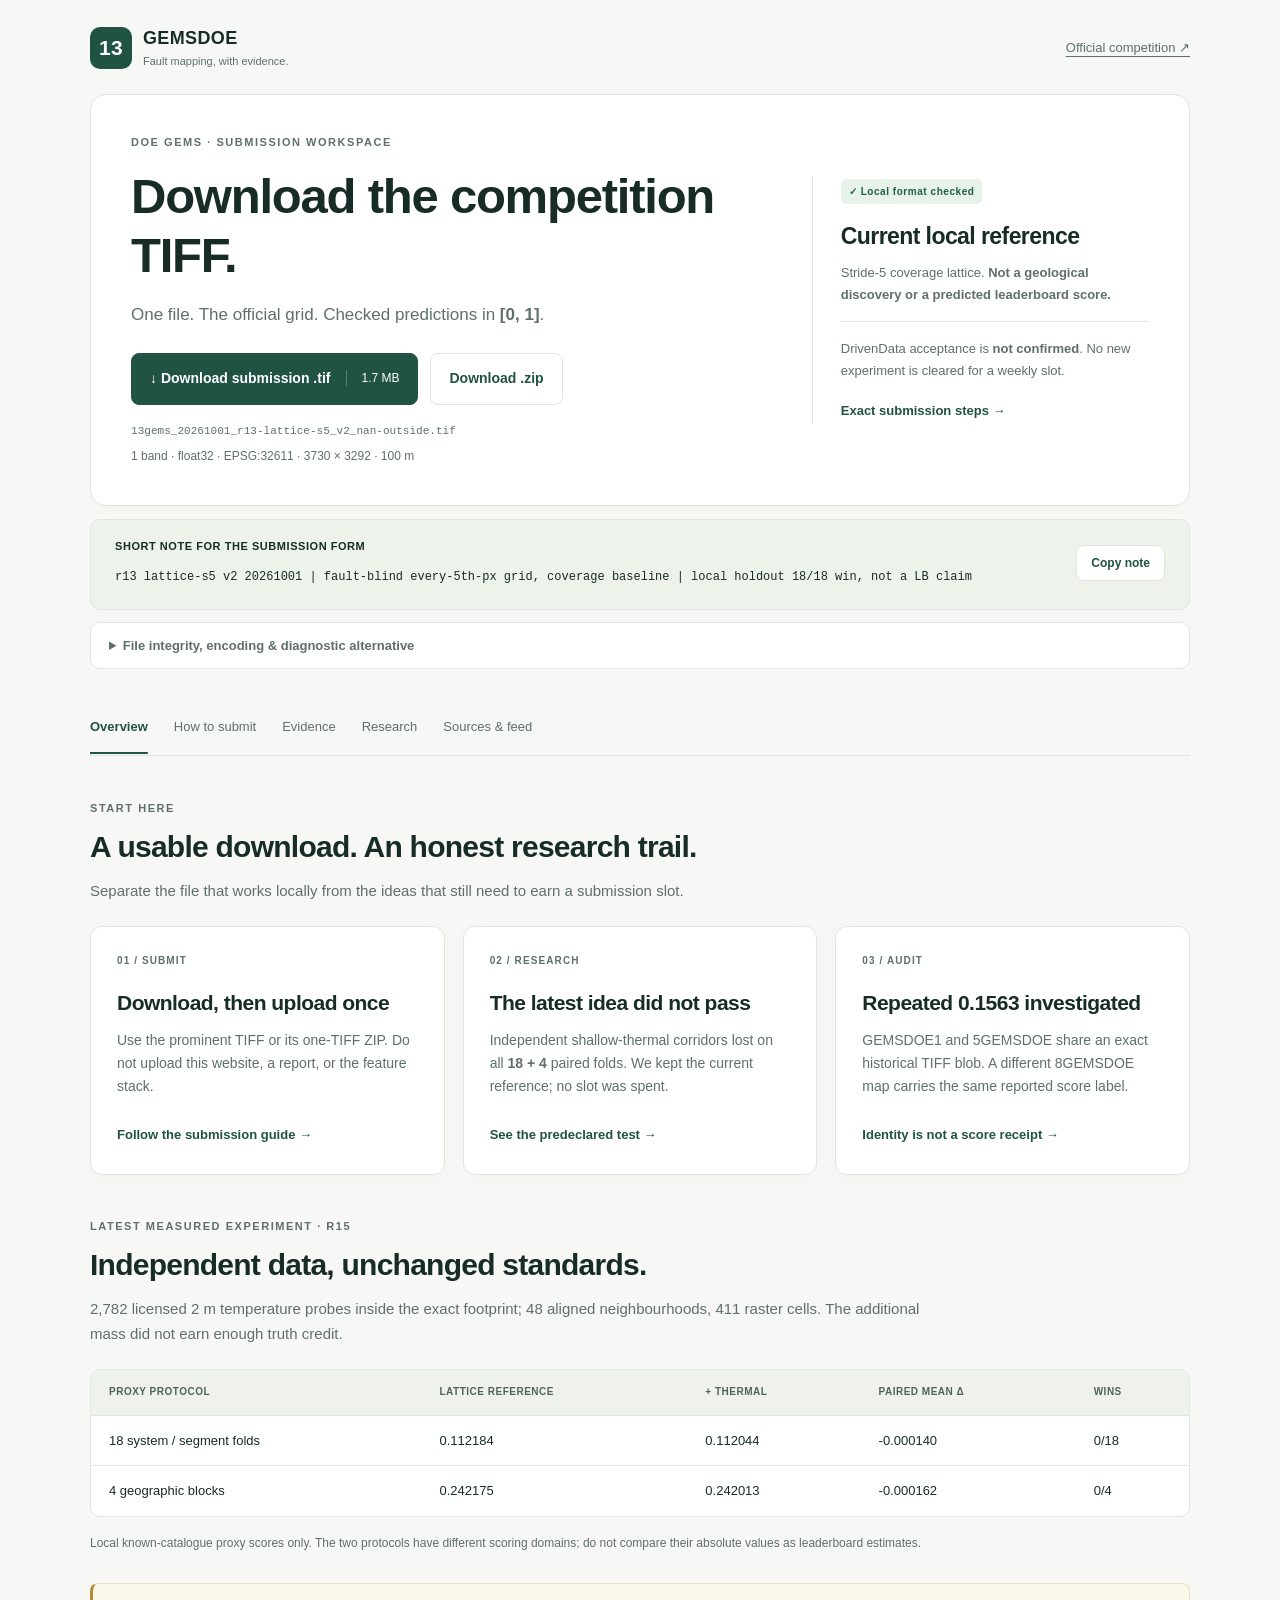
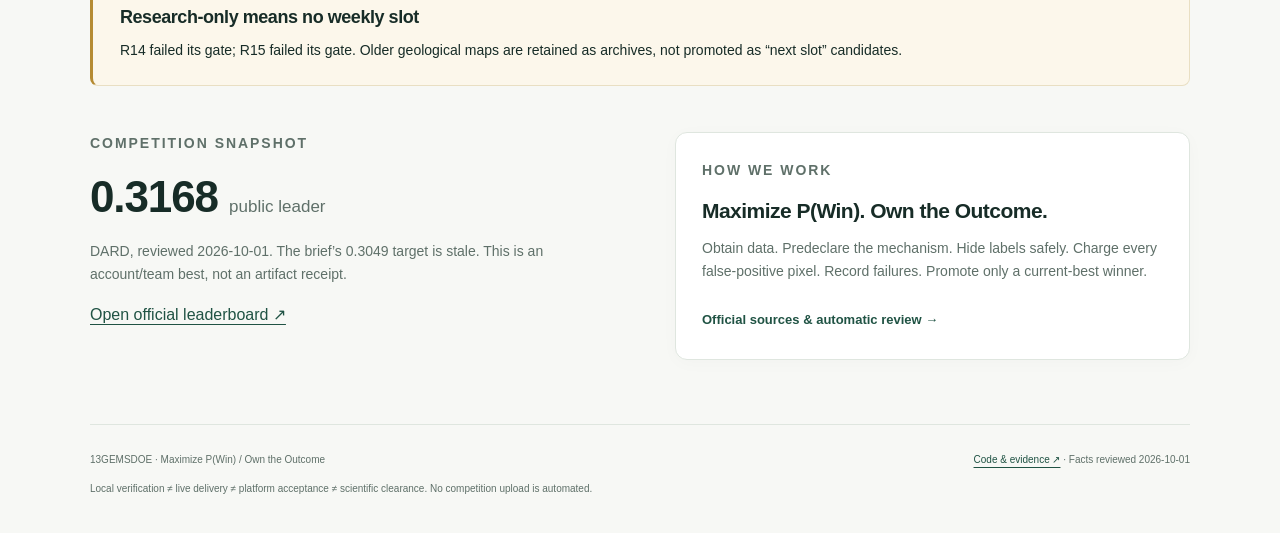
<file: index.html>
<!doctype html>
<html lang="en"><head><meta charset="utf-8"><meta name="viewport" content="width=device-width,initial-scale=1">
<meta name="description" content="13GEMSDOE: one-click, format-checked competition TIFF; explicit submission steps and auditable geological research.">
<meta http-equiv="Content-Security-Policy" content="default-src 'self'; script-src 'self'; style-src 'self'; img-src 'self' data:; connect-src 'self' https://api.github.com; object-src 'none'; base-uri 'self'">
<title>Submission download · 13GEMSDOE</title><link rel="stylesheet" href="docs/assets/style.css"><script src="docs/assets/site.js" defer></script></head>
<body data-site-revision="r15-audit-20261001"><a class="skip-link" href="#main">Skip to page content</a>
<div class="shell"><header class="masthead"><a class="brand" href="docs/index.html" aria-label="13GEMSDOE home"><span class="brand-mark">13</span><span>GEMSDOE<small>Fault mapping, with evidence.</small></span></a><a href="https://www.drivendata.org/competitions/306/competition-doe-gems/" target="_blank" rel="noopener noreferrer">Official competition ↗</a></header>
<section class="download-hero" aria-labelledby="download-title" id="download">
<div class="hero-copy"><p class="eyebrow">DOE GEMS · submission workspace</p>
<h1 id="download-title">Download the competition TIFF.</h1>
<p class="hero-lead">One file. The official grid. Checked predictions in <strong>[0, 1]</strong>.</p>
<div class="download-actions"><a class="button primary" data-testid="primary-download" href="docs/downloads/13gems_20261001_r13-lattice-s5_v2_nan-outside.tif" download>↓ Download submission .tif <span>1.7 MB</span></a>
<a class="button secondary" href="docs/downloads/13gems_20261001_r13-lattice-s5_v2_nan-outside.zip" download>Download .zip</a></div>
<p class="file-name"><code>13gems_20261001_r13-lattice-s5_v2_nan-outside.tif</code></p>
<p class="format-line">1 band · float32 · EPSG:32611 · 3730 × 3292 · 100 m</p>
</div><div class="download-status" role="group" aria-label="Download status">
<span class="status good">✓ Local format checked</span>
<h2>Current local reference</h2><p>Stride-5 coverage lattice. <strong>Not a geological discovery or a predicted leaderboard score.</strong></p>
<p class="status-limit">DrivenData acceptance is <strong>not confirmed</strong>. No new experiment is cleared for a weekly slot.</p>
<a href="docs/executive_summary.html" class="text-link">Exact submission steps →</a>
</div></section>
<section class="note-panel" aria-labelledby="note-label"><div><h2 id="note-label">Short note for the submission form</h2><code id="submission-note">r13 lattice-s5 v2 20261001 | fault-blind every-5th-px grid, coverage baseline | local holdout 18/18 win, not a LB claim</code></div>
<div class="note-action"><button class="button small" type="button" id="copy-note">Copy note</button><span id="copy-status" class="small-text" role="status" aria-live="polite"></span></div></section>
<section aria-label="File integrity and diagnostic encoding"><details class="file-details"><summary>File integrity, encoding &amp; diagnostic alternative</summary>
<p><strong>Primary SHA-256:</strong> <code class="hash">b4570b406efec198eb2f4d142ad8d0d6184b14b66f2f52b5c4d697f0647dc9b2</code></p>
<button class="button small" id="verify-file" type="button" data-sha256="b4570b406efec198eb2f4d142ad8d0d6184b14b66f2f52b5c4d697f0647dc9b2" data-bytes="1706456">Check delivered file</button> <span id="verify-status" role="status" aria-live="polite"></span>
<p>The primary has finite predictions inside the official footprint and <strong>NaN / NoData=nan outside</strong>. LZW, one-row strips, no predictor; matches the measured template convention. A local check is not a platform receipt.</p>
<p><a href="docs/downloads/13gems_20261001_r13-lattice-s5_v2_zerofill.tif" download>Zero-filled diagnostic TIFF</a> · <a href="docs/downloads/13gems_20261001_r13-lattice-s5_v2_zerofill.zip" download>diagnostic ZIP</a>. Same footprint predictions, zeros outside, no NoData. <strong>Not the official template convention, not a second scientific experiment, and not an automatic second upload.</strong></p>
<p><a href="docs/downloads/submit.json">Download manifest</a> · <a href="https://github.com/buffedlizard55-lab/13GEMSDOE/blob/main/reports/form_responses.json" target="_blank" rel="noopener noreferrer">Recorded form evidence ↗</a></p></details></section><nav class="page-nav" aria-label="Main navigation"><a href="docs/index.html" aria-current="page">Overview</a><a href="docs/executive_summary.html">How to submit</a><a href="docs/evidence.html">Evidence</a><a href="docs/hypotheses.html">Research</a><a href="docs/sources.html">Sources &amp; feed</a></nav><main id="main"><section class="section-heading"><p class="eyebrow">Start here</p><h2>A usable download. An honest research trail.</h2><p>Separate the file that works locally from the ideas that still need to earn a submission slot.</p></section>
<div class="cards three"><article class="card"><span class="card-index">01 / SUBMIT</span><h3>Download, then upload once</h3><p>Use the prominent TIFF or its one-TIFF ZIP. Do not upload this website, a report, or the feature stack.</p><a class="text-link" href="docs/executive_summary.html">Follow the submission guide →</a></article>
<article class="card"><span class="card-index">02 / RESEARCH</span><h3>The latest idea did not pass</h3><p>Independent shallow-thermal corridors lost on all <strong>18 + 4</strong> paired folds. We kept the current reference; no slot was spent.</p><a class="text-link" href="docs/hypotheses.html">See the predeclared test →</a></article>
<article class="card"><span class="card-index">03 / AUDIT</span><h3>Repeated 0.1563 investigated</h3><p>GEMSDOE1 and 5GEMSDOE share an exact historical TIFF blob. A different 8GEMSDOE map carries the same reported score label.</p><a class="text-link" href="docs/evidence.html">Identity is not a score receipt →</a></article></div>
<section class="section-heading"><p class="eyebrow">Latest measured experiment · R15</p><h2>Independent data, unchanged standards.</h2><p>2,782 licensed 2 m temperature probes inside the exact footprint; 48 aligned neighbourhoods, 411 raster cells. The additional mass did not earn enough truth credit.</p></section>
<div class="table-wrap"><table><thead><tr><th scope="col">Proxy protocol</th><th scope="col">Lattice reference</th><th scope="col">+ Thermal</th><th scope="col">Paired mean Δ</th><th scope="col">Wins</th></tr></thead><tbody><tr><td>18 system / segment folds</td><td>0.112184</td><td>0.112044</td><td>-0.000140</td><td>0/18</td></tr><tr><td>4 geographic blocks</td><td>0.242175</td><td>0.242013</td><td>-0.000162</td><td>0/4</td></tr></tbody></table></div><p class="caption">Local known-catalogue proxy scores only. The two protocols have different scoring domains; do not compare their absolute values as leaderboard estimates.</p>
<div class="callout warning"><h3>Research-only means no weekly slot</h3><p>R14 failed its gate; R15 failed its gate. Older geological maps are retained as archives, not promoted as “next slot” candidates.</p></div>
<section class="split"><div><p class="eyebrow">Competition snapshot</p><h2>0.3168 <span class="muted-heading">public leader</span></h2><p>DARD, reviewed 2026-10-01. The brief’s 0.3049 target is stale. This is an account/team best, not an artifact receipt.</p><a href="https://www.drivendata.org/competitions/306/competition-doe-gems/leaderboard/" target="_blank" rel="noopener noreferrer">Open official leaderboard ↗</a></div>
<div class="card"><p class="eyebrow">How we work</p><h3>Maximize P(Win). Own the Outcome.</h3><p>Obtain data. Predeclare the mechanism. Hide labels safely. Charge every false-positive pixel. Record failures. Promote only a current-best winner.</p><a class="text-link" href="docs/sources.html">Official sources &amp; automatic review →</a></div></section></main>
<noscript><p class="caption">Downloads work without JavaScript. Copy the selectable note manually; use the dated evidence and workflow links instead of interactive checks.</p></noscript>
<footer><span>13GEMSDOE · Maximize P(Win) / Own the Outcome</span><span><a href="https://github.com/buffedlizard55-lab/13GEMSDOE" target="_blank" rel="noopener noreferrer">Code &amp; evidence ↗</a> · Facts reviewed 2026-10-01</span><p>Local verification ≠ live delivery ≠ platform acceptance ≠ scientific clearance. No competition upload is automated.</p></footer></div></body></html>
</file>
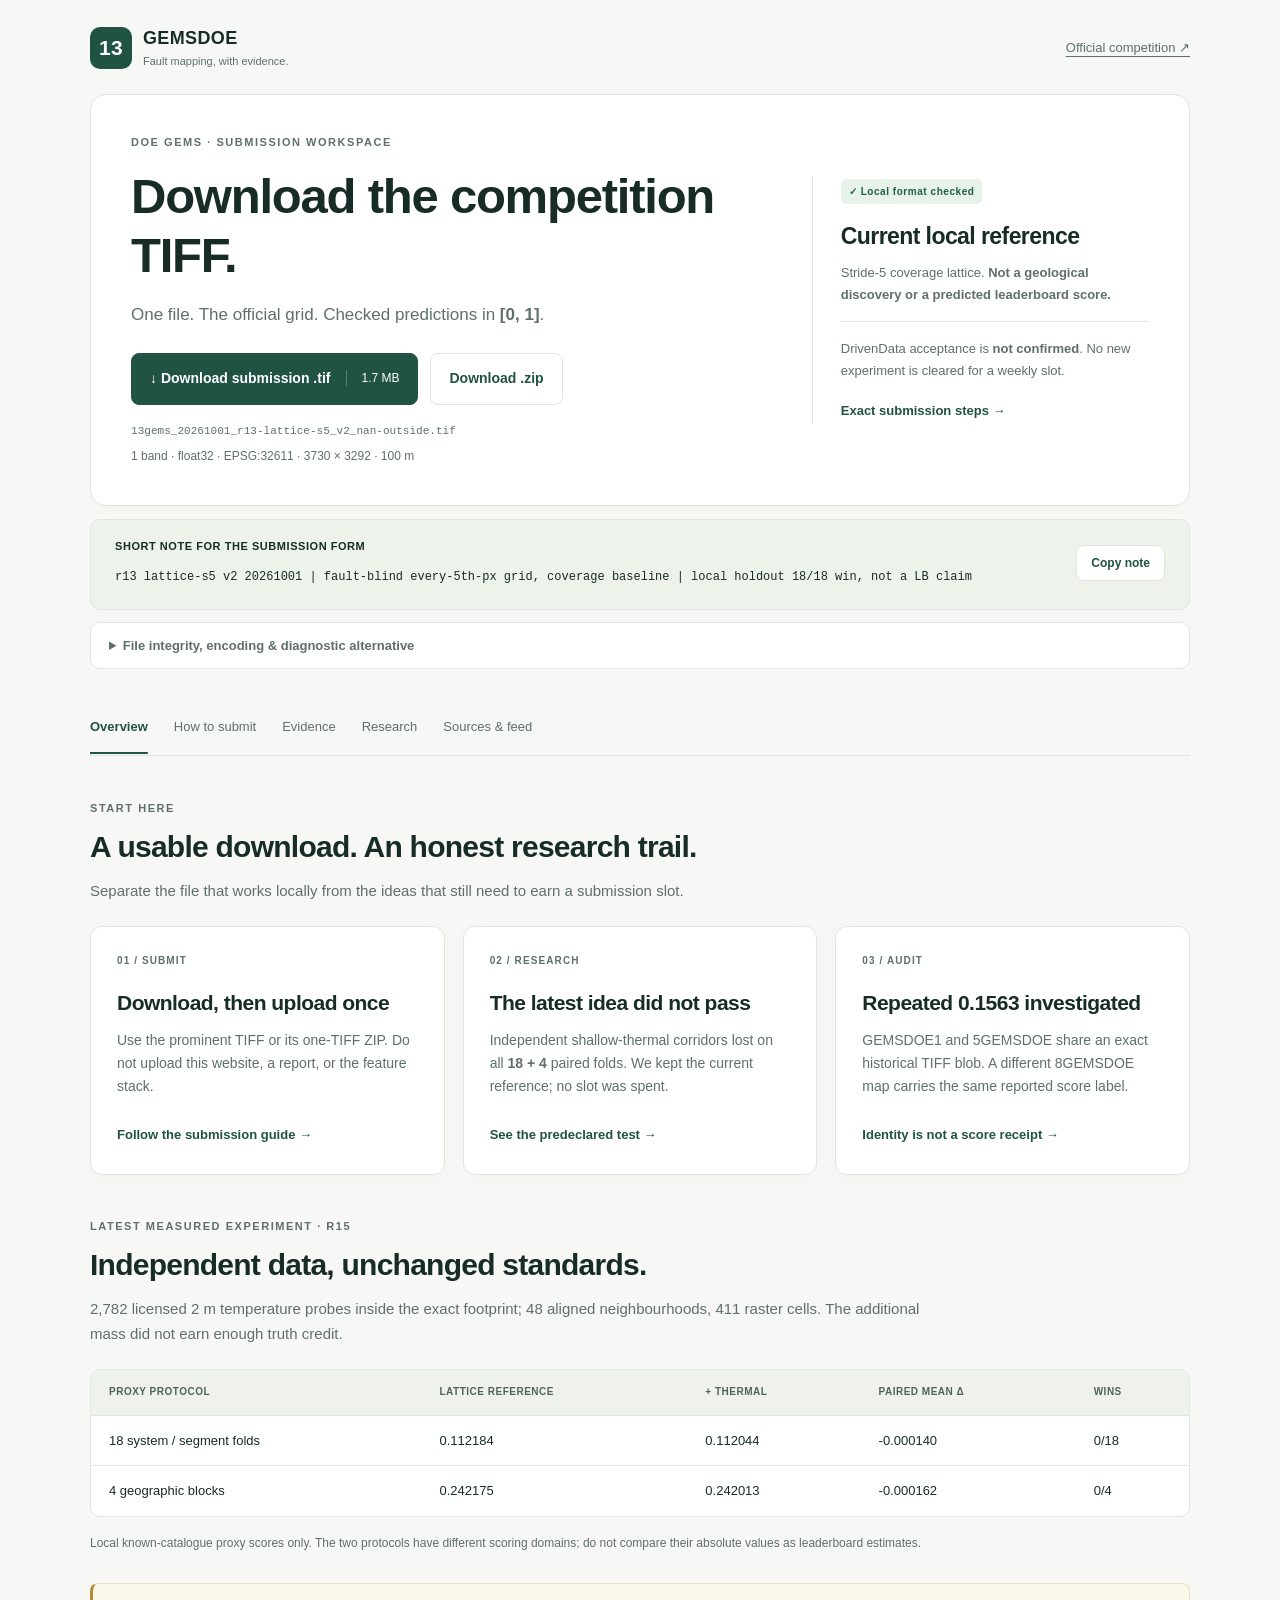
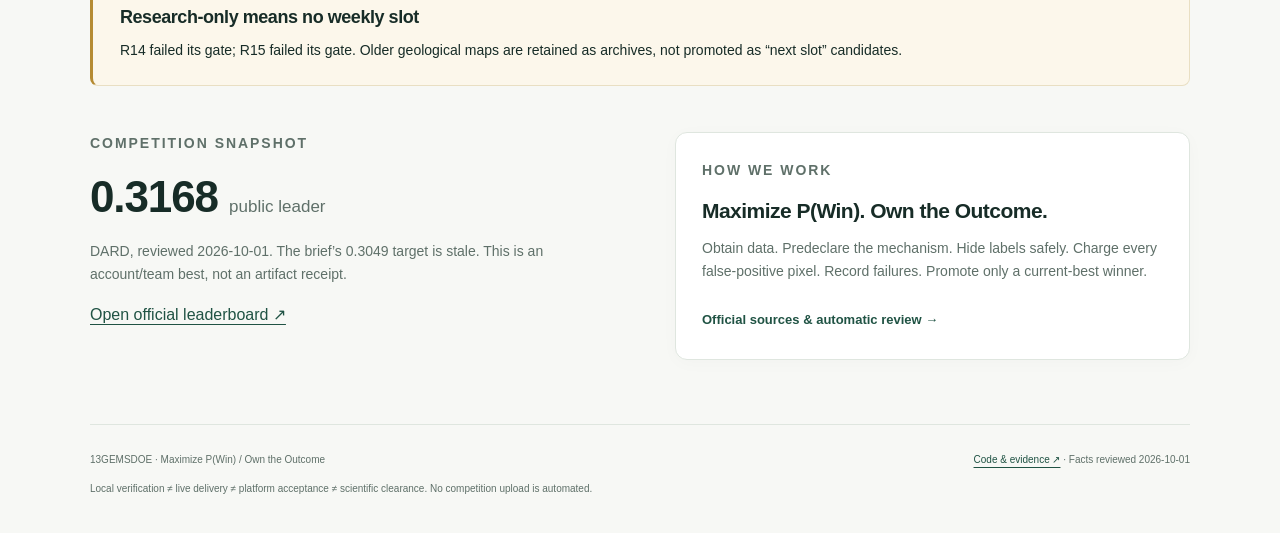
<file: docs/index.html>
<!doctype html>
<html lang="en"><head><meta charset="utf-8"><meta name="viewport" content="width=device-width,initial-scale=1">
<meta name="description" content="13GEMSDOE: one-click, format-checked competition TIFF; explicit submission steps and auditable geological research.">
<meta http-equiv="Content-Security-Policy" content="default-src 'self'; script-src 'self'; style-src 'self'; img-src 'self' data:; connect-src 'self' https://api.github.com; object-src 'none'; base-uri 'self'">
<title>Overview · 13GEMSDOE</title><link rel="stylesheet" href="assets/style.css"><script src="assets/site.js" defer></script></head>
<body data-site-revision="r15-audit-20261001"><a class="skip-link" href="#main">Skip to page content</a>
<div class="shell"><header class="masthead"><a class="brand" href="index.html" aria-label="13GEMSDOE home"><span class="brand-mark">13</span><span>GEMSDOE<small>Fault mapping, with evidence.</small></span></a><a href="https://www.drivendata.org/competitions/306/competition-doe-gems/" target="_blank" rel="noopener noreferrer">Official competition ↗</a></header>
<section class="download-hero" aria-labelledby="download-title" id="download">
<div class="hero-copy"><p class="eyebrow">DOE GEMS · submission workspace</p>
<h1 id="download-title">Download the competition TIFF.</h1>
<p class="hero-lead">One file. The official grid. Checked predictions in <strong>[0, 1]</strong>.</p>
<div class="download-actions"><a class="button primary" data-testid="primary-download" href="downloads/13gems_20261001_r13-lattice-s5_v2_nan-outside.tif" download>↓ Download submission .tif <span>1.7 MB</span></a>
<a class="button secondary" href="downloads/13gems_20261001_r13-lattice-s5_v2_nan-outside.zip" download>Download .zip</a></div>
<p class="file-name"><code>13gems_20261001_r13-lattice-s5_v2_nan-outside.tif</code></p>
<p class="format-line">1 band · float32 · EPSG:32611 · 3730 × 3292 · 100 m</p>
</div><div class="download-status" role="group" aria-label="Download status">
<span class="status good">✓ Local format checked</span>
<h2>Current local reference</h2><p>Stride-5 coverage lattice. <strong>Not a geological discovery or a predicted leaderboard score.</strong></p>
<p class="status-limit">DrivenData acceptance is <strong>not confirmed</strong>. No new experiment is cleared for a weekly slot.</p>
<a href="executive_summary.html" class="text-link">Exact submission steps →</a>
</div></section>
<section class="note-panel" aria-labelledby="note-label"><div><h2 id="note-label">Short note for the submission form</h2><code id="submission-note">r13 lattice-s5 v2 20261001 | fault-blind every-5th-px grid, coverage baseline | local holdout 18/18 win, not a LB claim</code></div>
<div class="note-action"><button class="button small" type="button" id="copy-note">Copy note</button><span id="copy-status" class="small-text" role="status" aria-live="polite"></span></div></section>
<section aria-label="File integrity and diagnostic encoding"><details class="file-details"><summary>File integrity, encoding &amp; diagnostic alternative</summary>
<p><strong>Primary SHA-256:</strong> <code class="hash">b4570b406efec198eb2f4d142ad8d0d6184b14b66f2f52b5c4d697f0647dc9b2</code></p>
<button class="button small" id="verify-file" type="button" data-sha256="b4570b406efec198eb2f4d142ad8d0d6184b14b66f2f52b5c4d697f0647dc9b2" data-bytes="1706456">Check delivered file</button> <span id="verify-status" role="status" aria-live="polite"></span>
<p>The primary has finite predictions inside the official footprint and <strong>NaN / NoData=nan outside</strong>. LZW, one-row strips, no predictor; matches the measured template convention. A local check is not a platform receipt.</p>
<p><a href="downloads/13gems_20261001_r13-lattice-s5_v2_zerofill.tif" download>Zero-filled diagnostic TIFF</a> · <a href="downloads/13gems_20261001_r13-lattice-s5_v2_zerofill.zip" download>diagnostic ZIP</a>. Same footprint predictions, zeros outside, no NoData. <strong>Not the official template convention, not a second scientific experiment, and not an automatic second upload.</strong></p>
<p><a href="downloads/submit.json">Download manifest</a> · <a href="https://github.com/buffedlizard55-lab/13GEMSDOE/blob/main/reports/form_responses.json" target="_blank" rel="noopener noreferrer">Recorded form evidence ↗</a></p></details></section><nav class="page-nav" aria-label="Main navigation"><a href="index.html" aria-current="page">Overview</a><a href="executive_summary.html">How to submit</a><a href="evidence.html">Evidence</a><a href="hypotheses.html">Research</a><a href="sources.html">Sources &amp; feed</a></nav><main id="main"><section class="section-heading"><p class="eyebrow">Start here</p><h2>A usable download. An honest research trail.</h2><p>Separate the file that works locally from the ideas that still need to earn a submission slot.</p></section>
<div class="cards three"><article class="card"><span class="card-index">01 / SUBMIT</span><h3>Download, then upload once</h3><p>Use the prominent TIFF or its one-TIFF ZIP. Do not upload this website, a report, or the feature stack.</p><a class="text-link" href="executive_summary.html">Follow the submission guide →</a></article>
<article class="card"><span class="card-index">02 / RESEARCH</span><h3>The latest idea did not pass</h3><p>Independent shallow-thermal corridors lost on all <strong>18 + 4</strong> paired folds. We kept the current reference; no slot was spent.</p><a class="text-link" href="hypotheses.html">See the predeclared test →</a></article>
<article class="card"><span class="card-index">03 / AUDIT</span><h3>Repeated 0.1563 investigated</h3><p>GEMSDOE1 and 5GEMSDOE share an exact historical TIFF blob. A different 8GEMSDOE map carries the same reported score label.</p><a class="text-link" href="evidence.html">Identity is not a score receipt →</a></article></div>
<section class="section-heading"><p class="eyebrow">Latest measured experiment · R15</p><h2>Independent data, unchanged standards.</h2><p>2,782 licensed 2 m temperature probes inside the exact footprint; 48 aligned neighbourhoods, 411 raster cells. The additional mass did not earn enough truth credit.</p></section>
<div class="table-wrap"><table><thead><tr><th scope="col">Proxy protocol</th><th scope="col">Lattice reference</th><th scope="col">+ Thermal</th><th scope="col">Paired mean Δ</th><th scope="col">Wins</th></tr></thead><tbody><tr><td>18 system / segment folds</td><td>0.112184</td><td>0.112044</td><td>-0.000140</td><td>0/18</td></tr><tr><td>4 geographic blocks</td><td>0.242175</td><td>0.242013</td><td>-0.000162</td><td>0/4</td></tr></tbody></table></div><p class="caption">Local known-catalogue proxy scores only. The two protocols have different scoring domains; do not compare their absolute values as leaderboard estimates.</p>
<div class="callout warning"><h3>Research-only means no weekly slot</h3><p>R14 failed its gate; R15 failed its gate. Older geological maps are retained as archives, not promoted as “next slot” candidates.</p></div>
<section class="split"><div><p class="eyebrow">Competition snapshot</p><h2>0.3168 <span class="muted-heading">public leader</span></h2><p>DARD, reviewed 2026-10-01. The brief’s 0.3049 target is stale. This is an account/team best, not an artifact receipt.</p><a href="https://www.drivendata.org/competitions/306/competition-doe-gems/leaderboard/" target="_blank" rel="noopener noreferrer">Open official leaderboard ↗</a></div>
<div class="card"><p class="eyebrow">How we work</p><h3>Maximize P(Win). Own the Outcome.</h3><p>Obtain data. Predeclare the mechanism. Hide labels safely. Charge every false-positive pixel. Record failures. Promote only a current-best winner.</p><a class="text-link" href="sources.html">Official sources &amp; automatic review →</a></div></section></main>
<noscript><p class="caption">Downloads work without JavaScript. Copy the selectable note manually; use the dated evidence and workflow links instead of interactive checks.</p></noscript>
<footer><span>13GEMSDOE · Maximize P(Win) / Own the Outcome</span><span><a href="https://github.com/buffedlizard55-lab/13GEMSDOE" target="_blank" rel="noopener noreferrer">Code &amp; evidence ↗</a> · Facts reviewed 2026-10-01</span><p>Local verification ≠ live delivery ≠ platform acceptance ≠ scientific clearance. No competition upload is automated.</p></footer></div></body></html>
</file>
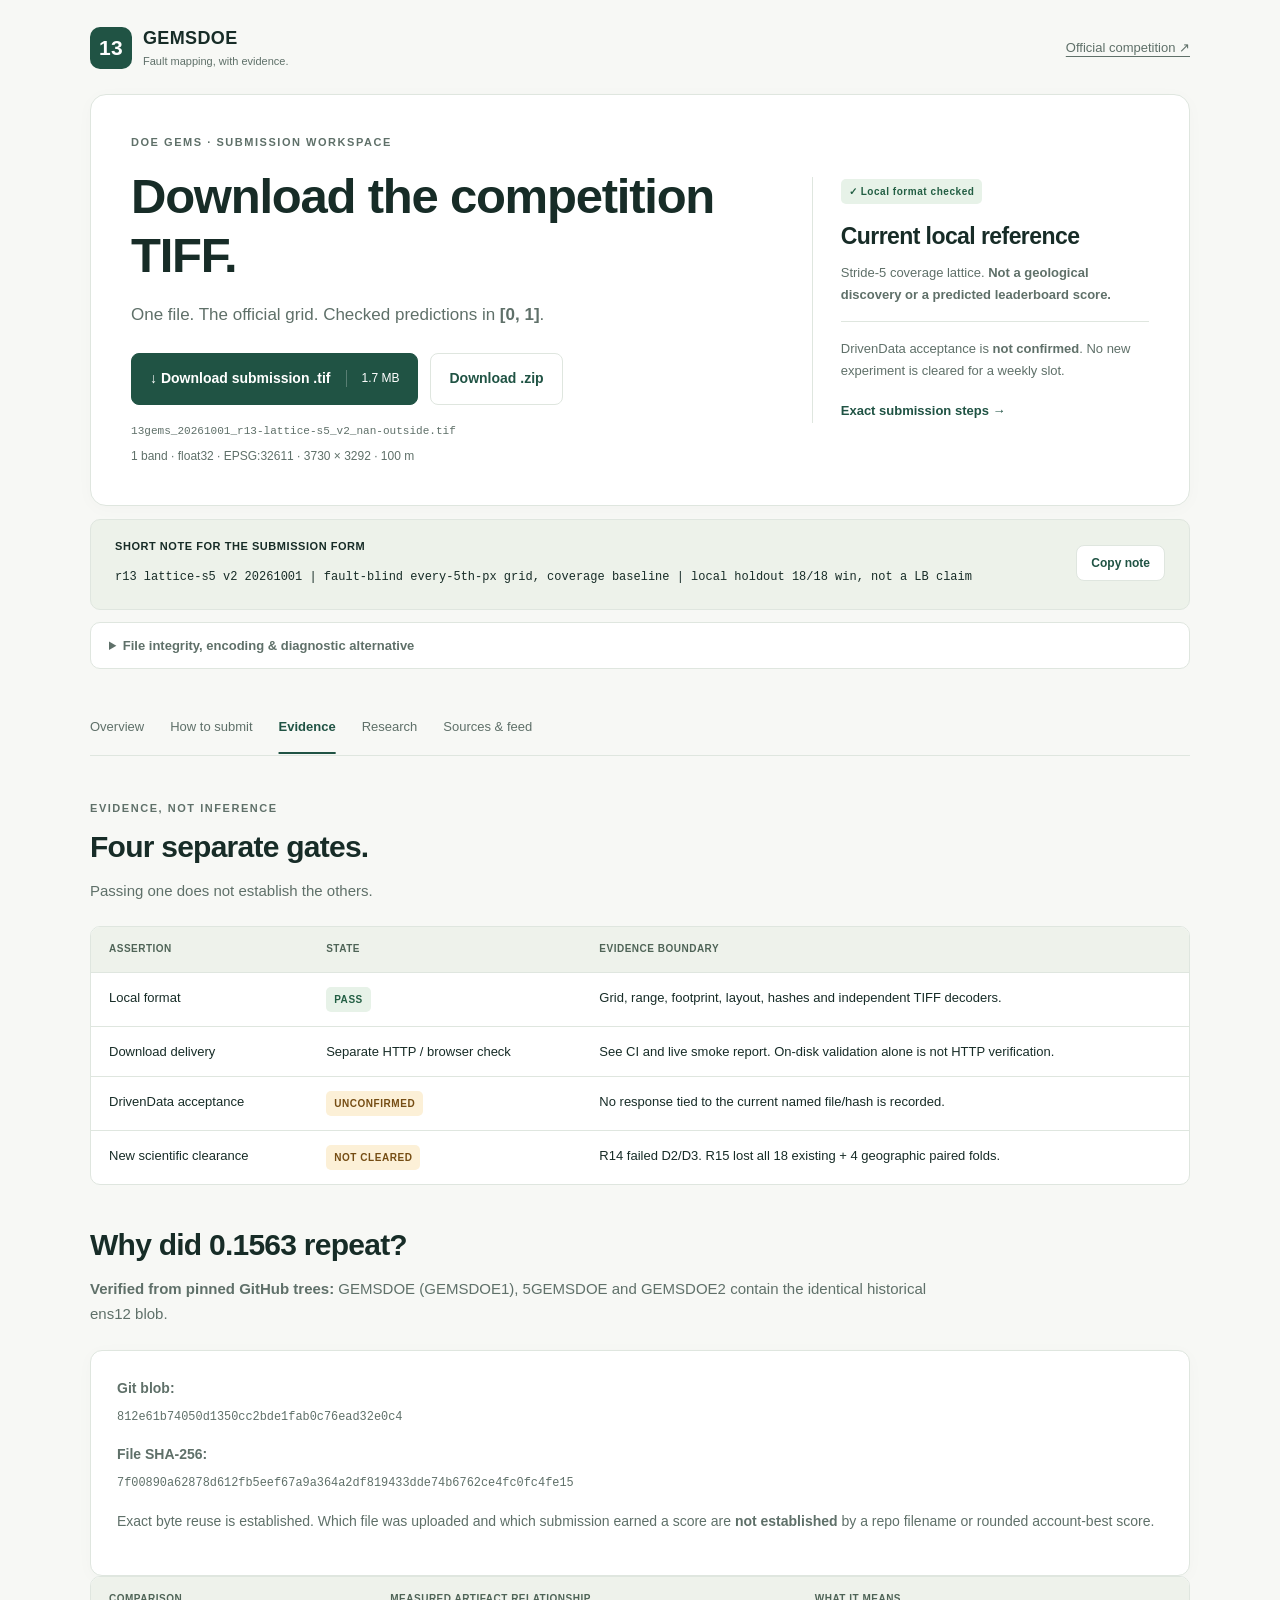
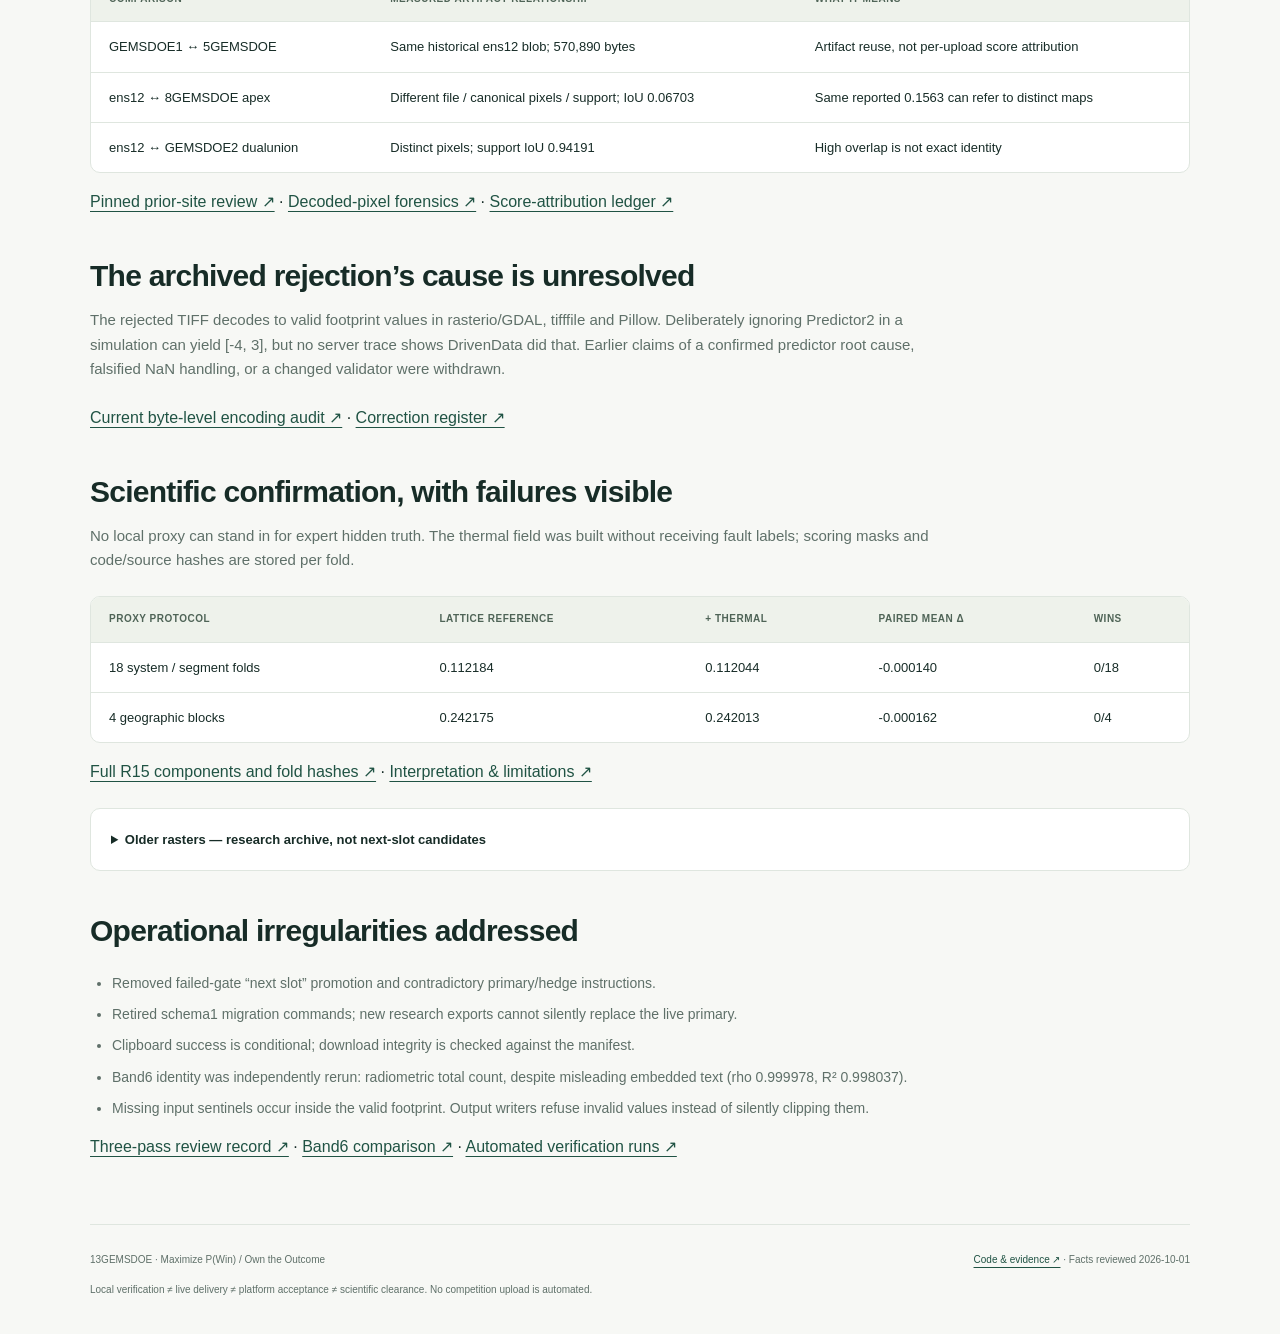
<file: docs/evidence.html>
<!doctype html>
<html lang="en"><head><meta charset="utf-8"><meta name="viewport" content="width=device-width,initial-scale=1">
<meta name="description" content="13GEMSDOE: one-click, format-checked competition TIFF; explicit submission steps and auditable geological research.">
<meta http-equiv="Content-Security-Policy" content="default-src 'self'; script-src 'self'; style-src 'self'; img-src 'self' data:; connect-src 'self' https://api.github.com; object-src 'none'; base-uri 'self'">
<title>Evidence · 13GEMSDOE</title><link rel="stylesheet" href="assets/style.css"><script src="assets/site.js" defer></script></head>
<body data-site-revision="r15-audit-20261001"><a class="skip-link" href="#main">Skip to page content</a>
<div class="shell"><header class="masthead"><a class="brand" href="index.html" aria-label="13GEMSDOE home"><span class="brand-mark">13</span><span>GEMSDOE<small>Fault mapping, with evidence.</small></span></a><a href="https://www.drivendata.org/competitions/306/competition-doe-gems/" target="_blank" rel="noopener noreferrer">Official competition ↗</a></header>
<section class="download-hero" aria-labelledby="download-title" id="download">
<div class="hero-copy"><p class="eyebrow">DOE GEMS · submission workspace</p>
<h1 id="download-title">Download the competition TIFF.</h1>
<p class="hero-lead">One file. The official grid. Checked predictions in <strong>[0, 1]</strong>.</p>
<div class="download-actions"><a class="button primary" data-testid="primary-download" href="downloads/13gems_20261001_r13-lattice-s5_v2_nan-outside.tif" download>↓ Download submission .tif <span>1.7 MB</span></a>
<a class="button secondary" href="downloads/13gems_20261001_r13-lattice-s5_v2_nan-outside.zip" download>Download .zip</a></div>
<p class="file-name"><code>13gems_20261001_r13-lattice-s5_v2_nan-outside.tif</code></p>
<p class="format-line">1 band · float32 · EPSG:32611 · 3730 × 3292 · 100 m</p>
</div><div class="download-status" role="group" aria-label="Download status">
<span class="status good">✓ Local format checked</span>
<h2>Current local reference</h2><p>Stride-5 coverage lattice. <strong>Not a geological discovery or a predicted leaderboard score.</strong></p>
<p class="status-limit">DrivenData acceptance is <strong>not confirmed</strong>. No new experiment is cleared for a weekly slot.</p>
<a href="executive_summary.html" class="text-link">Exact submission steps →</a>
</div></section>
<section class="note-panel" aria-labelledby="note-label"><div><h2 id="note-label">Short note for the submission form</h2><code id="submission-note">r13 lattice-s5 v2 20261001 | fault-blind every-5th-px grid, coverage baseline | local holdout 18/18 win, not a LB claim</code></div>
<div class="note-action"><button class="button small" type="button" id="copy-note">Copy note</button><span id="copy-status" class="small-text" role="status" aria-live="polite"></span></div></section>
<section aria-label="File integrity and diagnostic encoding"><details class="file-details"><summary>File integrity, encoding &amp; diagnostic alternative</summary>
<p><strong>Primary SHA-256:</strong> <code class="hash">b4570b406efec198eb2f4d142ad8d0d6184b14b66f2f52b5c4d697f0647dc9b2</code></p>
<button class="button small" id="verify-file" type="button" data-sha256="b4570b406efec198eb2f4d142ad8d0d6184b14b66f2f52b5c4d697f0647dc9b2" data-bytes="1706456">Check delivered file</button> <span id="verify-status" role="status" aria-live="polite"></span>
<p>The primary has finite predictions inside the official footprint and <strong>NaN / NoData=nan outside</strong>. LZW, one-row strips, no predictor; matches the measured template convention. A local check is not a platform receipt.</p>
<p><a href="downloads/13gems_20261001_r13-lattice-s5_v2_zerofill.tif" download>Zero-filled diagnostic TIFF</a> · <a href="downloads/13gems_20261001_r13-lattice-s5_v2_zerofill.zip" download>diagnostic ZIP</a>. Same footprint predictions, zeros outside, no NoData. <strong>Not the official template convention, not a second scientific experiment, and not an automatic second upload.</strong></p>
<p><a href="downloads/submit.json">Download manifest</a> · <a href="https://github.com/buffedlizard55-lab/13GEMSDOE/blob/main/reports/form_responses.json" target="_blank" rel="noopener noreferrer">Recorded form evidence ↗</a></p></details></section><nav class="page-nav" aria-label="Main navigation"><a href="index.html">Overview</a><a href="executive_summary.html">How to submit</a><a href="evidence.html" aria-current="page">Evidence</a><a href="hypotheses.html">Research</a><a href="sources.html">Sources &amp; feed</a></nav><main id="main"><section class="section-heading"><p class="eyebrow">Evidence, not inference</p><h2>Four separate gates.</h2><p>Passing one does not establish the others.</p></section><div class="table-wrap"><table><thead><tr><th scope="col">Assertion</th><th scope="col">State</th><th scope="col">Evidence boundary</th></tr></thead><tbody><tr><td>Local format</td><td><span class="status good">PASS</span></td><td>Grid, range, footprint, layout, hashes and independent TIFF decoders.</td></tr><tr><td>Download delivery</td><td>Separate HTTP / browser check</td><td>See CI and live smoke report. On-disk validation alone is not HTTP verification.</td></tr><tr><td>DrivenData acceptance</td><td><span class="status caution">UNCONFIRMED</span></td><td>No response tied to the current named file/hash is recorded.</td></tr><tr><td>New scientific clearance</td><td><span class="status caution">NOT CLEARED</span></td><td>R14 failed D2/D3. R15 lost all 18 existing + 4 geographic paired folds.</td></tr></tbody></table></div>
<section class="section-heading"><h2>Why did 0.1563 repeat?</h2><p><strong>Verified from pinned GitHub trees:</strong> GEMSDOE (GEMSDOE1), 5GEMSDOE and GEMSDOE2 contain the identical historical ens12 blob.</p></section>
<div class="card"><p><strong>Git blob:</strong> <code class="hash">812e61b74050d1350cc2bde1fab0c76ead32e0c4</code></p><p><strong>File SHA-256:</strong> <code class="hash">7f00890a62878d612fb5eef67a9a364a2df819433dde74b6762ce4fc0fc4fe15</code></p><p>Exact byte reuse is established. Which file was uploaded and which submission earned a score are <strong>not established</strong> by a repo filename or rounded account-best score.</p></div>
<div class="table-wrap"><table><thead><tr><th scope="col">Comparison</th><th scope="col">Measured artifact relationship</th><th scope="col">What it means</th></tr></thead><tbody><tr><td>GEMSDOE1 ↔ 5GEMSDOE</td><td>Same historical ens12 blob; 570,890 bytes</td><td>Artifact reuse, not per-upload score attribution</td></tr><tr><td>ens12 ↔ 8GEMSDOE apex</td><td>Different file / canonical pixels / support; IoU 0.06703</td><td>Same reported 0.1563 can refer to distinct maps</td></tr><tr><td>ens12 ↔ GEMSDOE2 dualunion</td><td>Distinct pixels; support IoU 0.94191</td><td>High overlap is not exact identity</td></tr></tbody></table></div>
<p><a href="https://github.com/buffedlizard55-lab/13GEMSDOE/blob/main/reports/sibling_site_audit_2026-10-01.json" target="_blank" rel="noopener noreferrer">Pinned prior-site review ↗</a> · <a href="https://github.com/buffedlizard55-lab/13GEMSDOE/blob/main/reports/scored_forensics.json" target="_blank" rel="noopener noreferrer">Decoded-pixel forensics ↗</a> · <a href="https://github.com/buffedlizard55-lab/13GEMSDOE/blob/main/reports/leaderboard_ledger.csv" target="_blank" rel="noopener noreferrer">Score-attribution ledger ↗</a></p>
<section class="section-heading"><h2>The archived rejection’s cause is unresolved</h2><p>The rejected TIFF decodes to valid footprint values in rasterio/GDAL, tifffile and Pillow. Deliberately ignoring Predictor2 in a simulation can yield [-4, 3], but no server trace shows DrivenData did that. Earlier claims of a confirmed predictor root cause, falsified NaN handling, or a changed validator were withdrawn.</p></section>
<p><a href="https://github.com/buffedlizard55-lab/13GEMSDOE/blob/main/reports/platform_encoding_evidence.json" target="_blank" rel="noopener noreferrer">Current byte-level encoding audit ↗</a> · <a href="https://github.com/buffedlizard55-lab/13GEMSDOE/blob/main/knowledge/13_audit_corrections_2026-10-01.md" target="_blank" rel="noopener noreferrer">Correction register ↗</a></p>
<section class="section-heading"><h2>Scientific confirmation, with failures visible</h2><p>No local proxy can stand in for expert hidden truth. The thermal field was built without receiving fault labels; scoring masks and code/source hashes are stored per fold.</p></section><div class="table-wrap"><table><thead><tr><th scope="col">Proxy protocol</th><th scope="col">Lattice reference</th><th scope="col">+ Thermal</th><th scope="col">Paired mean Δ</th><th scope="col">Wins</th></tr></thead><tbody><tr><td>18 system / segment folds</td><td>0.112184</td><td>0.112044</td><td>-0.000140</td><td>0/18</td></tr><tr><td>4 geographic blocks</td><td>0.242175</td><td>0.242013</td><td>-0.000162</td><td>0/4</td></tr></tbody></table></div>
<p><a href="https://github.com/buffedlizard55-lab/13GEMSDOE/blob/main/reports/holdout_r15_2026-10-01.json" target="_blank" rel="noopener noreferrer">Full R15 components and fold hashes ↗</a> · <a href="https://github.com/buffedlizard55-lab/13GEMSDOE/blob/main/knowledge/12_r15_results.md" target="_blank" rel="noopener noreferrer">Interpretation &amp; limitations ↗</a></p>
<details><summary>Older rasters — research archive, not next-slot candidates</summary><article class="archive-item"><h3>R11 previous local reference — archive only</h3><span class="status caution">RESEARCH ONLY · DO NOT SUBMIT</span><p>Previous local reference; it has not beaten the current lattice reference.</p>
<p><a href="downloads/13gems_20261001_r11-greedy-mp_v2_nan-outside.tif" download>Archived TIFF</a> · <a href="downloads/13gems_20261001_r11-greedy-mp_v2_nan-outside.zip" download>one-TIFF ZIP</a></p></article><article class="archive-item"><h3>R14 failed-gate research archive</h3><span class="status caution">RESEARCH ONLY · DO NOT SUBMIT</span><p>Failed R14 gate D2/D3; cannot use a slot under the standing user rule.</p>
<p><a href="downloads/13gems_20261001_r14-union-tips10-lat6_nan-outside.tif" download>Archived TIFF</a> · <a href="downloads/13gems_20261001_r14-union-tips10-lat6_nan-outside.zip" download>one-TIFF ZIP</a></p></article></details>
<section class="section-heading"><h2>Operational irregularities addressed</h2></section><ul class="audit-list"><li>Removed failed-gate “next slot” promotion and contradictory primary/hedge instructions.</li><li>Retired schema1 migration commands; new research exports cannot silently replace the live primary.</li><li>Clipboard success is conditional; download integrity is checked against the manifest.</li><li>Band6 identity was independently rerun: radiometric total count, despite misleading embedded text (rho 0.999978, R² 0.998037).</li><li>Missing input sentinels occur inside the valid footprint. Output writers refuse invalid values instead of silently clipping them.</li></ul>
<p><a href="https://github.com/buffedlizard55-lab/13GEMSDOE/blob/main/reports/site_review.json" target="_blank" rel="noopener noreferrer">Three-pass review record ↗</a> · <a href="https://github.com/buffedlizard55-lab/13GEMSDOE/blob/main/reports/band6_identity.json" target="_blank" rel="noopener noreferrer">Band6 comparison ↗</a> · <a href="https://github.com/buffedlizard55-lab/13GEMSDOE/actions" target="_blank" rel="noopener noreferrer">Automated verification runs ↗</a></p></main>
<noscript><p class="caption">Downloads work without JavaScript. Copy the selectable note manually; use the dated evidence and workflow links instead of interactive checks.</p></noscript>
<footer><span>13GEMSDOE · Maximize P(Win) / Own the Outcome</span><span><a href="https://github.com/buffedlizard55-lab/13GEMSDOE" target="_blank" rel="noopener noreferrer">Code &amp; evidence ↗</a> · Facts reviewed 2026-10-01</span><p>Local verification ≠ live delivery ≠ platform acceptance ≠ scientific clearance. No competition upload is automated.</p></footer></div></body></html>
</file>
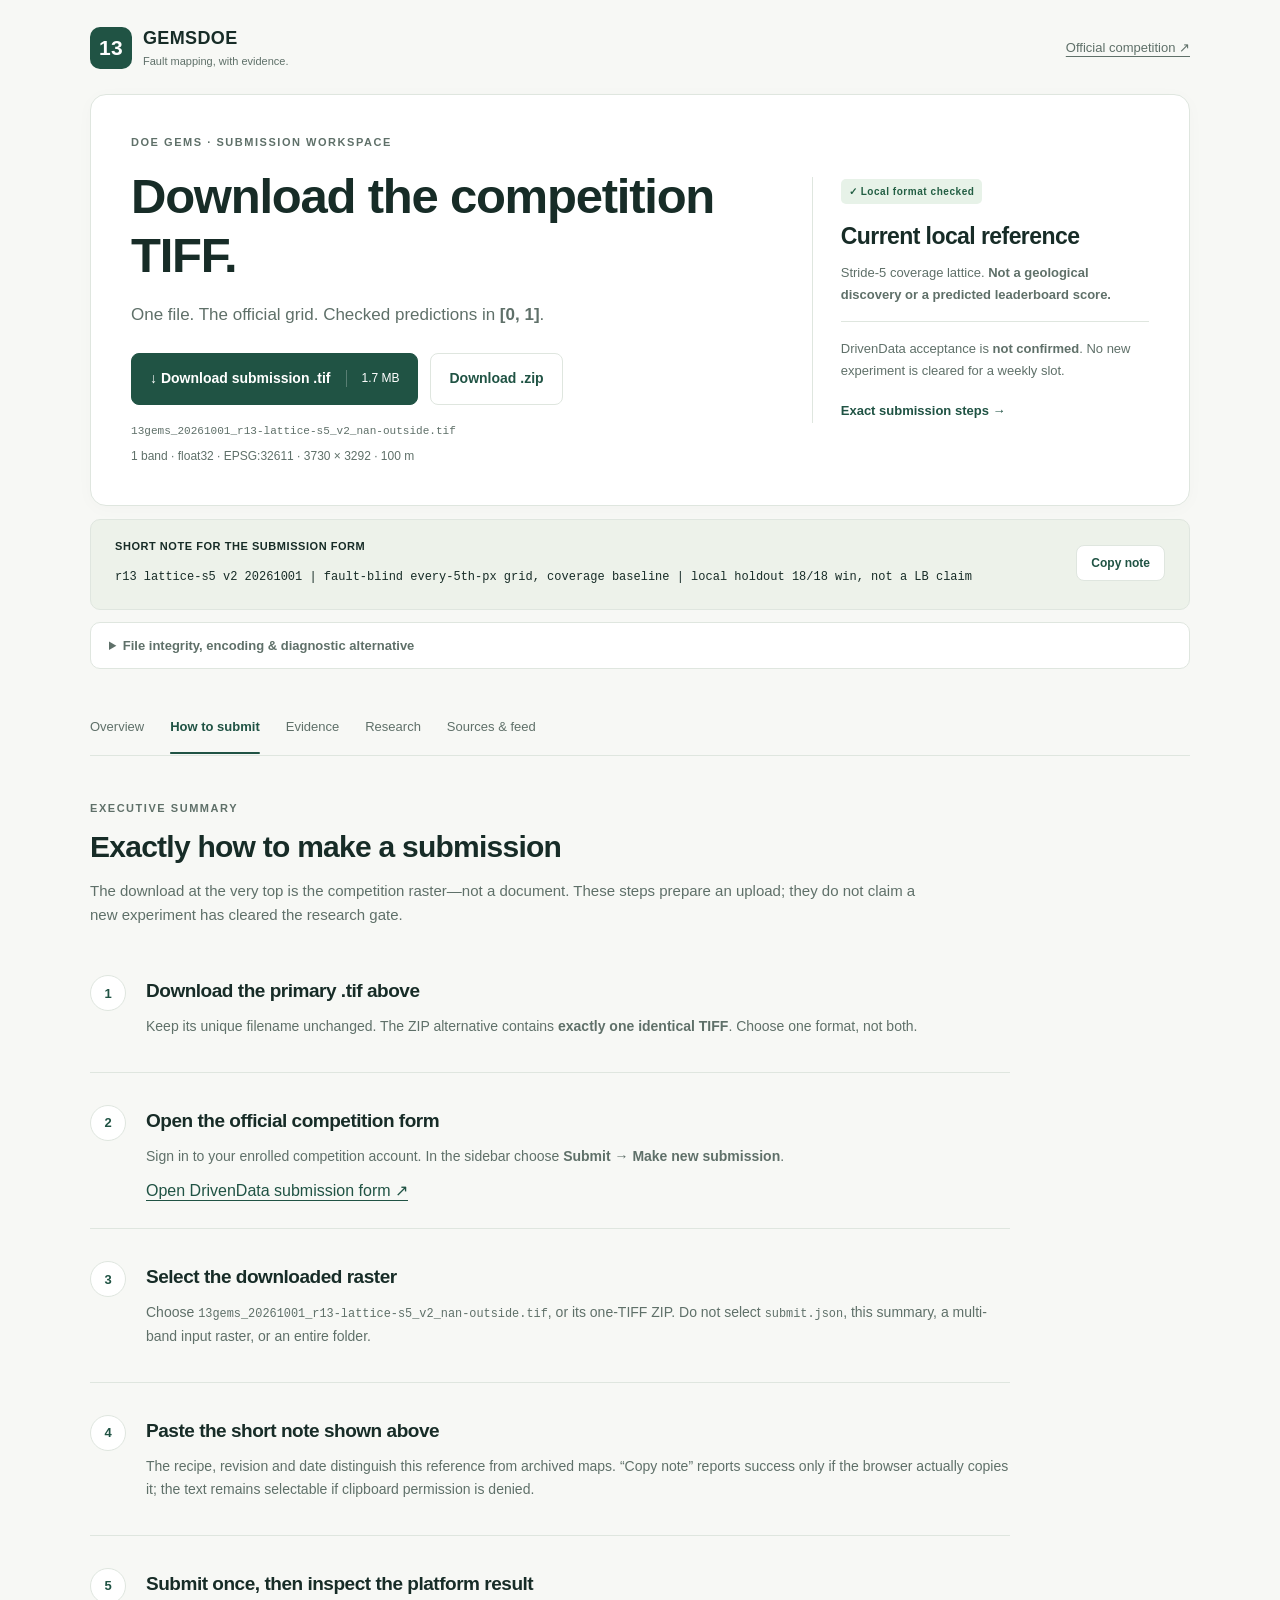
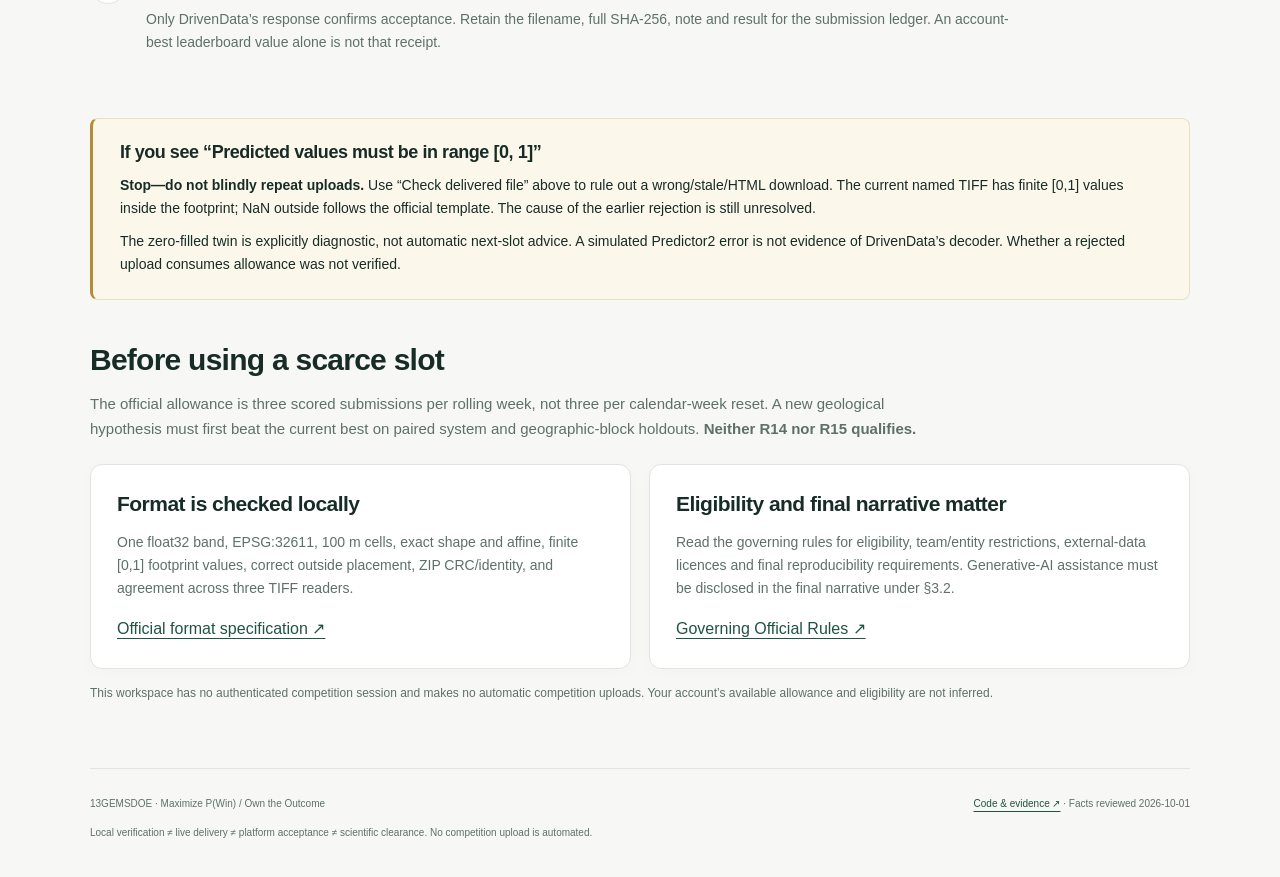
<file: docs/executive_summary.html>
<!doctype html>
<html lang="en"><head><meta charset="utf-8"><meta name="viewport" content="width=device-width,initial-scale=1">
<meta name="description" content="13GEMSDOE: one-click, format-checked competition TIFF; explicit submission steps and auditable geological research.">
<meta http-equiv="Content-Security-Policy" content="default-src 'self'; script-src 'self'; style-src 'self'; img-src 'self' data:; connect-src 'self' https://api.github.com; object-src 'none'; base-uri 'self'">
<title>How to submit · 13GEMSDOE</title><link rel="stylesheet" href="assets/style.css"><script src="assets/site.js" defer></script></head>
<body data-site-revision="r15-audit-20261001"><a class="skip-link" href="#main">Skip to page content</a>
<div class="shell"><header class="masthead"><a class="brand" href="index.html" aria-label="13GEMSDOE home"><span class="brand-mark">13</span><span>GEMSDOE<small>Fault mapping, with evidence.</small></span></a><a href="https://www.drivendata.org/competitions/306/competition-doe-gems/" target="_blank" rel="noopener noreferrer">Official competition ↗</a></header>
<section class="download-hero" aria-labelledby="download-title" id="download">
<div class="hero-copy"><p class="eyebrow">DOE GEMS · submission workspace</p>
<h1 id="download-title">Download the competition TIFF.</h1>
<p class="hero-lead">One file. The official grid. Checked predictions in <strong>[0, 1]</strong>.</p>
<div class="download-actions"><a class="button primary" data-testid="primary-download" href="downloads/13gems_20261001_r13-lattice-s5_v2_nan-outside.tif" download>↓ Download submission .tif <span>1.7 MB</span></a>
<a class="button secondary" href="downloads/13gems_20261001_r13-lattice-s5_v2_nan-outside.zip" download>Download .zip</a></div>
<p class="file-name"><code>13gems_20261001_r13-lattice-s5_v2_nan-outside.tif</code></p>
<p class="format-line">1 band · float32 · EPSG:32611 · 3730 × 3292 · 100 m</p>
</div><div class="download-status" role="group" aria-label="Download status">
<span class="status good">✓ Local format checked</span>
<h2>Current local reference</h2><p>Stride-5 coverage lattice. <strong>Not a geological discovery or a predicted leaderboard score.</strong></p>
<p class="status-limit">DrivenData acceptance is <strong>not confirmed</strong>. No new experiment is cleared for a weekly slot.</p>
<a href="executive_summary.html" class="text-link">Exact submission steps →</a>
</div></section>
<section class="note-panel" aria-labelledby="note-label"><div><h2 id="note-label">Short note for the submission form</h2><code id="submission-note">r13 lattice-s5 v2 20261001 | fault-blind every-5th-px grid, coverage baseline | local holdout 18/18 win, not a LB claim</code></div>
<div class="note-action"><button class="button small" type="button" id="copy-note">Copy note</button><span id="copy-status" class="small-text" role="status" aria-live="polite"></span></div></section>
<section aria-label="File integrity and diagnostic encoding"><details class="file-details"><summary>File integrity, encoding &amp; diagnostic alternative</summary>
<p><strong>Primary SHA-256:</strong> <code class="hash">b4570b406efec198eb2f4d142ad8d0d6184b14b66f2f52b5c4d697f0647dc9b2</code></p>
<button class="button small" id="verify-file" type="button" data-sha256="b4570b406efec198eb2f4d142ad8d0d6184b14b66f2f52b5c4d697f0647dc9b2" data-bytes="1706456">Check delivered file</button> <span id="verify-status" role="status" aria-live="polite"></span>
<p>The primary has finite predictions inside the official footprint and <strong>NaN / NoData=nan outside</strong>. LZW, one-row strips, no predictor; matches the measured template convention. A local check is not a platform receipt.</p>
<p><a href="downloads/13gems_20261001_r13-lattice-s5_v2_zerofill.tif" download>Zero-filled diagnostic TIFF</a> · <a href="downloads/13gems_20261001_r13-lattice-s5_v2_zerofill.zip" download>diagnostic ZIP</a>. Same footprint predictions, zeros outside, no NoData. <strong>Not the official template convention, not a second scientific experiment, and not an automatic second upload.</strong></p>
<p><a href="downloads/submit.json">Download manifest</a> · <a href="https://github.com/buffedlizard55-lab/13GEMSDOE/blob/main/reports/form_responses.json" target="_blank" rel="noopener noreferrer">Recorded form evidence ↗</a></p></details></section><nav class="page-nav" aria-label="Main navigation"><a href="index.html">Overview</a><a href="executive_summary.html" aria-current="page">How to submit</a><a href="evidence.html">Evidence</a><a href="hypotheses.html">Research</a><a href="sources.html">Sources &amp; feed</a></nav><main id="main"><section class="section-heading"><p class="eyebrow">Executive summary</p><h2>Exactly how to make a submission</h2><p>The download at the very top is the competition raster—not a document. These steps prepare an upload; they do not claim a new experiment has cleared the research gate.</p></section>
<ol class="steps"><li><div class="step-number">1</div><div><h3>Download the primary .tif above</h3><p>Keep its unique filename unchanged. The ZIP alternative contains <strong>exactly one identical TIFF</strong>. Choose one format, not both.</p></div></li>
<li><div class="step-number">2</div><div><h3>Open the official competition form</h3><p>Sign in to your enrolled competition account. In the sidebar choose <strong>Submit → Make new submission</strong>.</p><a href="https://www.drivendata.org/competitions/306/competition-doe-gems/submissions/" target="_blank" rel="noopener noreferrer">Open DrivenData submission form ↗</a></div></li>
<li><div class="step-number">3</div><div><h3>Select the downloaded raster</h3><p>Choose <code>13gems_20261001_r13-lattice-s5_v2_nan-outside.tif</code>, or its one-TIFF ZIP. Do not select <code>submit.json</code>, this summary, a multi-band input raster, or an entire folder.</p></div></li>
<li><div class="step-number">4</div><div><h3>Paste the short note shown above</h3><p>The recipe, revision and date distinguish this reference from archived maps. “Copy note” reports success only if the browser actually copies it; the text remains selectable if clipboard permission is denied.</p></div></li>
<li><div class="step-number">5</div><div><h3>Submit once, then inspect the platform result</h3><p>Only DrivenData’s response confirms acceptance. Retain the filename, full SHA-256, note and result for the submission ledger. An account-best leaderboard value alone is not that receipt.</p></div></li></ol>
<div class="callout warning"><h3>If you see “Predicted values must be in range [0, 1]”</h3><p><strong>Stop—do not blindly repeat uploads.</strong> Use “Check delivered file” above to rule out a wrong/stale/HTML download. The current named TIFF has finite [0,1] values inside the footprint; NaN outside follows the official template. The cause of the earlier rejection is still unresolved.</p><p>The zero-filled twin is explicitly diagnostic, not automatic next-slot advice. A simulated Predictor2 error is not evidence of DrivenData’s decoder. Whether a rejected upload consumes allowance was not verified.</p></div>
<section class="section-heading"><h2>Before using a scarce slot</h2><p>The official allowance is three scored submissions per rolling week, not three per calendar-week reset. A new geological hypothesis must first beat the current best on paired system and geographic-block holdouts. <strong>Neither R14 nor R15 qualifies.</strong></p></section>
<div class="cards two"><article class="card"><h3>Format is checked locally</h3><p>One float32 band, EPSG:32611, 100 m cells, exact shape and affine, finite [0,1] footprint values, correct outside placement, ZIP CRC/identity, and agreement across three TIFF readers.</p><a href="https://www.drivendata.org/competitions/306/competition-doe-gems/page/967/" target="_blank" rel="noopener noreferrer">Official format specification ↗</a></article>
<article class="card"><h3>Eligibility and final narrative matter</h3><p>Read the governing rules for eligibility, team/entity restrictions, external-data licences and final reproducibility requirements. Generative-AI assistance must be disclosed in the final narrative under §3.2.</p><a href="https://docs.nlr.gov/docs/fy26osti/96647.pdf" target="_blank" rel="noopener noreferrer">Governing Official Rules ↗</a></article></div>
<p class="caption">This workspace has no authenticated competition session and makes no automatic competition uploads. Your account’s available allowance and eligibility are not inferred.</p></main>
<noscript><p class="caption">Downloads work without JavaScript. Copy the selectable note manually; use the dated evidence and workflow links instead of interactive checks.</p></noscript>
<footer><span>13GEMSDOE · Maximize P(Win) / Own the Outcome</span><span><a href="https://github.com/buffedlizard55-lab/13GEMSDOE" target="_blank" rel="noopener noreferrer">Code &amp; evidence ↗</a> · Facts reviewed 2026-10-01</span><p>Local verification ≠ live delivery ≠ platform acceptance ≠ scientific clearance. No competition upload is automated.</p></footer></div></body></html>
</file>
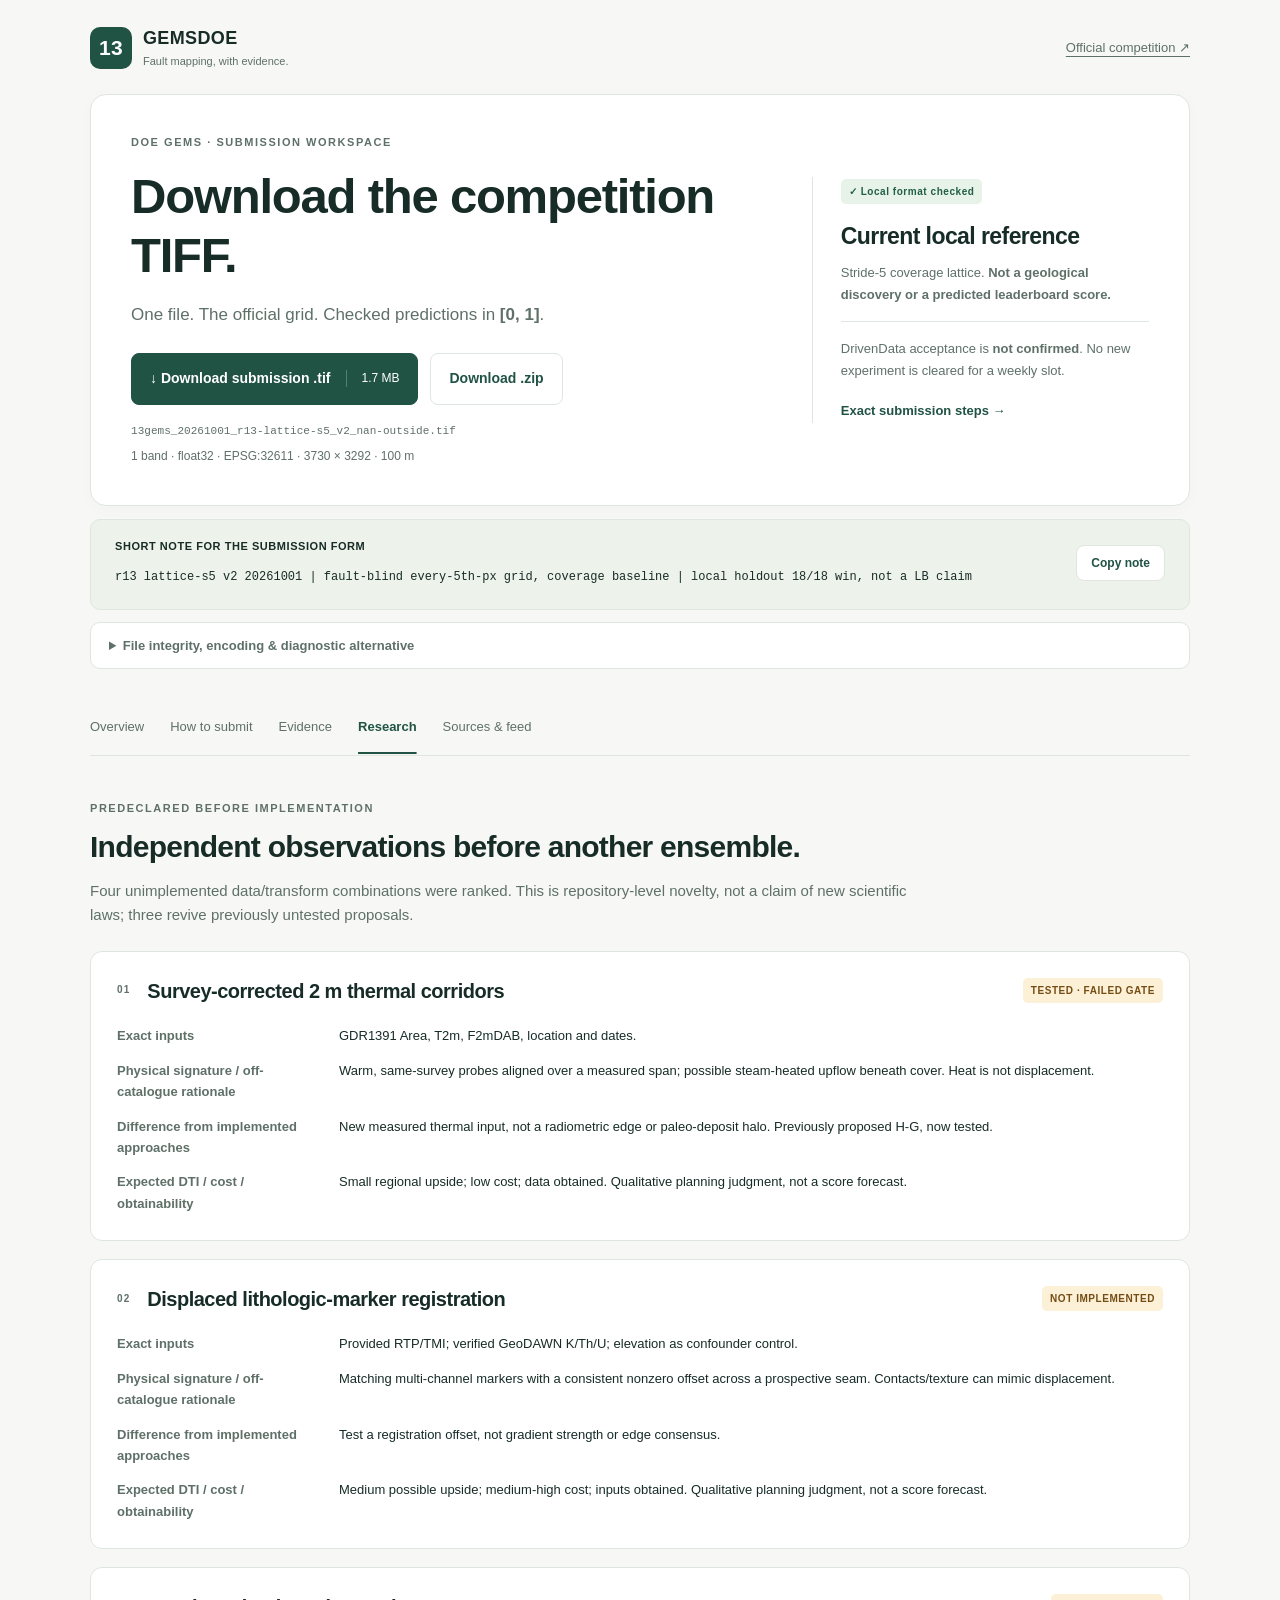
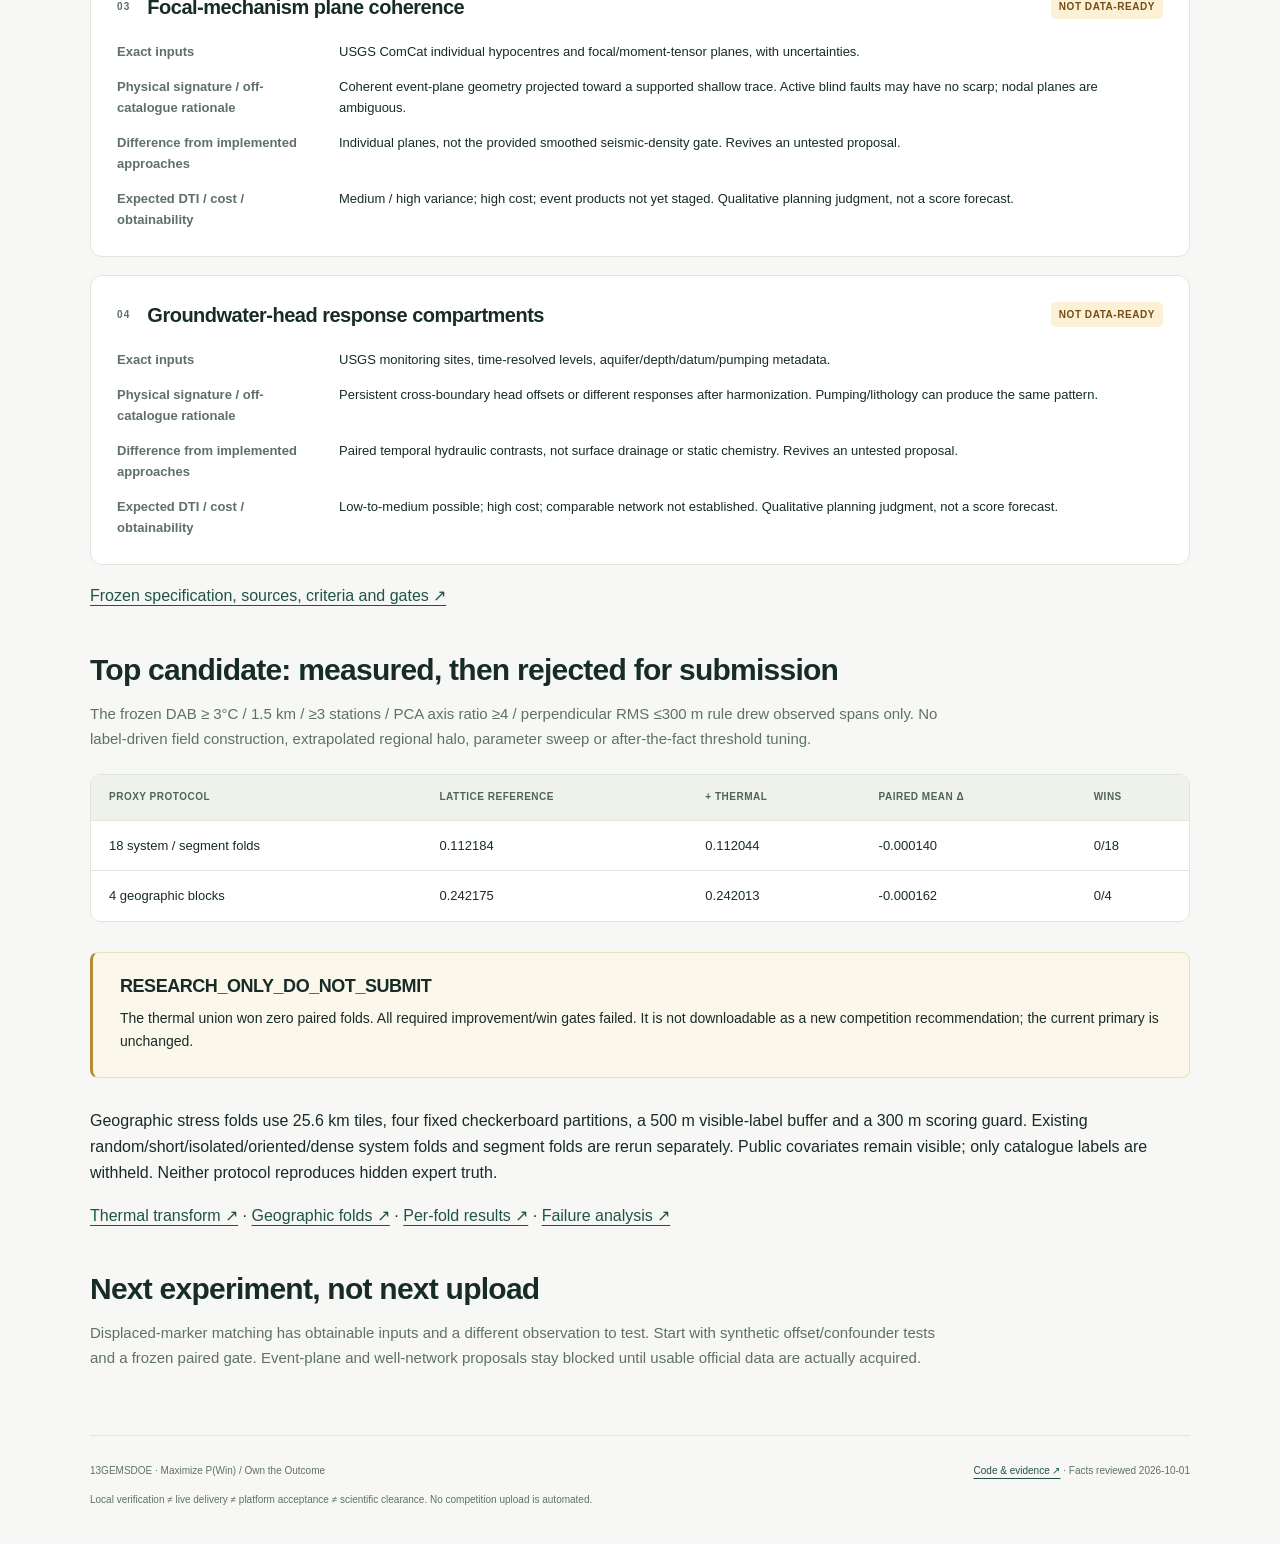
<file: docs/hypotheses.html>
<!doctype html>
<html lang="en"><head><meta charset="utf-8"><meta name="viewport" content="width=device-width,initial-scale=1">
<meta name="description" content="13GEMSDOE: one-click, format-checked competition TIFF; explicit submission steps and auditable geological research.">
<meta http-equiv="Content-Security-Policy" content="default-src 'self'; script-src 'self'; style-src 'self'; img-src 'self' data:; connect-src 'self' https://api.github.com; object-src 'none'; base-uri 'self'">
<title>Research · 13GEMSDOE</title><link rel="stylesheet" href="assets/style.css"><script src="assets/site.js" defer></script></head>
<body data-site-revision="r15-audit-20261001"><a class="skip-link" href="#main">Skip to page content</a>
<div class="shell"><header class="masthead"><a class="brand" href="index.html" aria-label="13GEMSDOE home"><span class="brand-mark">13</span><span>GEMSDOE<small>Fault mapping, with evidence.</small></span></a><a href="https://www.drivendata.org/competitions/306/competition-doe-gems/" target="_blank" rel="noopener noreferrer">Official competition ↗</a></header>
<section class="download-hero" aria-labelledby="download-title" id="download">
<div class="hero-copy"><p class="eyebrow">DOE GEMS · submission workspace</p>
<h1 id="download-title">Download the competition TIFF.</h1>
<p class="hero-lead">One file. The official grid. Checked predictions in <strong>[0, 1]</strong>.</p>
<div class="download-actions"><a class="button primary" data-testid="primary-download" href="downloads/13gems_20261001_r13-lattice-s5_v2_nan-outside.tif" download>↓ Download submission .tif <span>1.7 MB</span></a>
<a class="button secondary" href="downloads/13gems_20261001_r13-lattice-s5_v2_nan-outside.zip" download>Download .zip</a></div>
<p class="file-name"><code>13gems_20261001_r13-lattice-s5_v2_nan-outside.tif</code></p>
<p class="format-line">1 band · float32 · EPSG:32611 · 3730 × 3292 · 100 m</p>
</div><div class="download-status" role="group" aria-label="Download status">
<span class="status good">✓ Local format checked</span>
<h2>Current local reference</h2><p>Stride-5 coverage lattice. <strong>Not a geological discovery or a predicted leaderboard score.</strong></p>
<p class="status-limit">DrivenData acceptance is <strong>not confirmed</strong>. No new experiment is cleared for a weekly slot.</p>
<a href="executive_summary.html" class="text-link">Exact submission steps →</a>
</div></section>
<section class="note-panel" aria-labelledby="note-label"><div><h2 id="note-label">Short note for the submission form</h2><code id="submission-note">r13 lattice-s5 v2 20261001 | fault-blind every-5th-px grid, coverage baseline | local holdout 18/18 win, not a LB claim</code></div>
<div class="note-action"><button class="button small" type="button" id="copy-note">Copy note</button><span id="copy-status" class="small-text" role="status" aria-live="polite"></span></div></section>
<section aria-label="File integrity and diagnostic encoding"><details class="file-details"><summary>File integrity, encoding &amp; diagnostic alternative</summary>
<p><strong>Primary SHA-256:</strong> <code class="hash">b4570b406efec198eb2f4d142ad8d0d6184b14b66f2f52b5c4d697f0647dc9b2</code></p>
<button class="button small" id="verify-file" type="button" data-sha256="b4570b406efec198eb2f4d142ad8d0d6184b14b66f2f52b5c4d697f0647dc9b2" data-bytes="1706456">Check delivered file</button> <span id="verify-status" role="status" aria-live="polite"></span>
<p>The primary has finite predictions inside the official footprint and <strong>NaN / NoData=nan outside</strong>. LZW, one-row strips, no predictor; matches the measured template convention. A local check is not a platform receipt.</p>
<p><a href="downloads/13gems_20261001_r13-lattice-s5_v2_zerofill.tif" download>Zero-filled diagnostic TIFF</a> · <a href="downloads/13gems_20261001_r13-lattice-s5_v2_zerofill.zip" download>diagnostic ZIP</a>. Same footprint predictions, zeros outside, no NoData. <strong>Not the official template convention, not a second scientific experiment, and not an automatic second upload.</strong></p>
<p><a href="downloads/submit.json">Download manifest</a> · <a href="https://github.com/buffedlizard55-lab/13GEMSDOE/blob/main/reports/form_responses.json" target="_blank" rel="noopener noreferrer">Recorded form evidence ↗</a></p></details></section><nav class="page-nav" aria-label="Main navigation"><a href="index.html">Overview</a><a href="executive_summary.html">How to submit</a><a href="evidence.html">Evidence</a><a href="hypotheses.html" aria-current="page">Research</a><a href="sources.html">Sources &amp; feed</a></nav><main id="main"><section class="section-heading"><p class="eyebrow">Predeclared before implementation</p><h2>Independent observations before another ensemble.</h2><p>Four unimplemented data/transform combinations were ranked. This is repository-level novelty, not a claim of new scientific laws; three revive previously untested proposals.</p></section>
<article class="hypothesis-card"><div class="hypothesis-title"><span class="card-index">01</span><h3>Survey-corrected 2 m thermal corridors</h3><span class="status caution">TESTED · FAILED GATE</span></div><dl><dt>Exact inputs</dt><dd>GDR1391 Area, T2m, F2mDAB, location and dates.</dd><dt>Physical signature / off-catalogue rationale</dt><dd>Warm, same-survey probes aligned over a measured span; possible steam-heated upflow beneath cover. Heat is not displacement.</dd><dt>Difference from implemented approaches</dt><dd>New measured thermal input, not a radiometric edge or paleo-deposit halo. Previously proposed H-G, now tested.</dd><dt>Expected DTI / cost / obtainability</dt><dd>Small regional upside; low cost; data obtained. Qualitative planning judgment, not a score forecast.</dd></dl></article><article class="hypothesis-card"><div class="hypothesis-title"><span class="card-index">02</span><h3>Displaced lithologic-marker registration</h3><span class="status caution">NOT IMPLEMENTED</span></div><dl><dt>Exact inputs</dt><dd>Provided RTP/TMI; verified GeoDAWN K/Th/U; elevation as confounder control.</dd><dt>Physical signature / off-catalogue rationale</dt><dd>Matching multi-channel markers with a consistent nonzero offset across a prospective seam. Contacts/texture can mimic displacement.</dd><dt>Difference from implemented approaches</dt><dd>Test a registration offset, not gradient strength or edge consensus.</dd><dt>Expected DTI / cost / obtainability</dt><dd>Medium possible upside; medium-high cost; inputs obtained. Qualitative planning judgment, not a score forecast.</dd></dl></article><article class="hypothesis-card"><div class="hypothesis-title"><span class="card-index">03</span><h3>Focal-mechanism plane coherence</h3><span class="status caution">NOT DATA-READY</span></div><dl><dt>Exact inputs</dt><dd>USGS ComCat individual hypocentres and focal/moment-tensor planes, with uncertainties.</dd><dt>Physical signature / off-catalogue rationale</dt><dd>Coherent event-plane geometry projected toward a supported shallow trace. Active blind faults may have no scarp; nodal planes are ambiguous.</dd><dt>Difference from implemented approaches</dt><dd>Individual planes, not the provided smoothed seismic-density gate. Revives an untested proposal.</dd><dt>Expected DTI / cost / obtainability</dt><dd>Medium / high variance; high cost; event products not yet staged. Qualitative planning judgment, not a score forecast.</dd></dl></article><article class="hypothesis-card"><div class="hypothesis-title"><span class="card-index">04</span><h3>Groundwater-head response compartments</h3><span class="status caution">NOT DATA-READY</span></div><dl><dt>Exact inputs</dt><dd>USGS monitoring sites, time-resolved levels, aquifer/depth/datum/pumping metadata.</dd><dt>Physical signature / off-catalogue rationale</dt><dd>Persistent cross-boundary head offsets or different responses after harmonization. Pumping/lithology can produce the same pattern.</dd><dt>Difference from implemented approaches</dt><dd>Paired temporal hydraulic contrasts, not surface drainage or static chemistry. Revives an untested proposal.</dd><dt>Expected DTI / cost / obtainability</dt><dd>Low-to-medium possible; high cost; comparable network not established. Qualitative planning judgment, not a score forecast.</dd></dl></article><p><a href="https://github.com/buffedlizard55-lab/13GEMSDOE/blob/main/knowledge/11_r15_predeclared.md" target="_blank" rel="noopener noreferrer">Frozen specification, sources, criteria and gates ↗</a></p>
<section class="section-heading"><h2>Top candidate: measured, then rejected for submission</h2><p>The frozen DAB ≥ 3°C / 1.5 km / ≥3 stations / PCA axis ratio ≥4 / perpendicular RMS ≤300 m rule drew observed spans only. No label-driven field construction, extrapolated regional halo, parameter sweep or after-the-fact threshold tuning.</p></section><div class="table-wrap"><table><thead><tr><th scope="col">Proxy protocol</th><th scope="col">Lattice reference</th><th scope="col">+ Thermal</th><th scope="col">Paired mean Δ</th><th scope="col">Wins</th></tr></thead><tbody><tr><td>18 system / segment folds</td><td>0.112184</td><td>0.112044</td><td>-0.000140</td><td>0/18</td></tr><tr><td>4 geographic blocks</td><td>0.242175</td><td>0.242013</td><td>-0.000162</td><td>0/4</td></tr></tbody></table></div>
<div class="callout warning"><h3>RESEARCH_ONLY_DO_NOT_SUBMIT</h3><p>The thermal union won zero paired folds. All required improvement/win gates failed. It is not downloadable as a new competition recommendation; the current primary is unchanged.</p></div>
<p>Geographic stress folds use 25.6 km tiles, four fixed checkerboard partitions, a 500 m visible-label buffer and a 300 m scoring guard. Existing random/short/isolated/oriented/dense system folds and segment folds are rerun separately. Public covariates remain visible; only catalogue labels are withheld. Neither protocol reproduces hidden expert truth.</p>
<p><a href="https://github.com/buffedlizard55-lab/13GEMSDOE/blob/main/src/gems/thermal.py" target="_blank" rel="noopener noreferrer">Thermal transform ↗</a> · <a href="https://github.com/buffedlizard55-lab/13GEMSDOE/blob/main/src/gems/spatial.py" target="_blank" rel="noopener noreferrer">Geographic folds ↗</a> · <a href="https://github.com/buffedlizard55-lab/13GEMSDOE/blob/main/reports/holdout_r15_2026-10-01.json" target="_blank" rel="noopener noreferrer">Per-fold results ↗</a> · <a href="https://github.com/buffedlizard55-lab/13GEMSDOE/blob/main/knowledge/12_r15_results.md" target="_blank" rel="noopener noreferrer">Failure analysis ↗</a></p>
<section class="section-heading"><h2>Next experiment, not next upload</h2><p>Displaced-marker matching has obtainable inputs and a different observation to test. Start with synthetic offset/confounder tests and a frozen paired gate. Event-plane and well-network proposals stay blocked until usable official data are actually acquired.</p></section></main>
<noscript><p class="caption">Downloads work without JavaScript. Copy the selectable note manually; use the dated evidence and workflow links instead of interactive checks.</p></noscript>
<footer><span>13GEMSDOE · Maximize P(Win) / Own the Outcome</span><span><a href="https://github.com/buffedlizard55-lab/13GEMSDOE" target="_blank" rel="noopener noreferrer">Code &amp; evidence ↗</a> · Facts reviewed 2026-10-01</span><p>Local verification ≠ live delivery ≠ platform acceptance ≠ scientific clearance. No competition upload is automated.</p></footer></div></body></html>
</file>
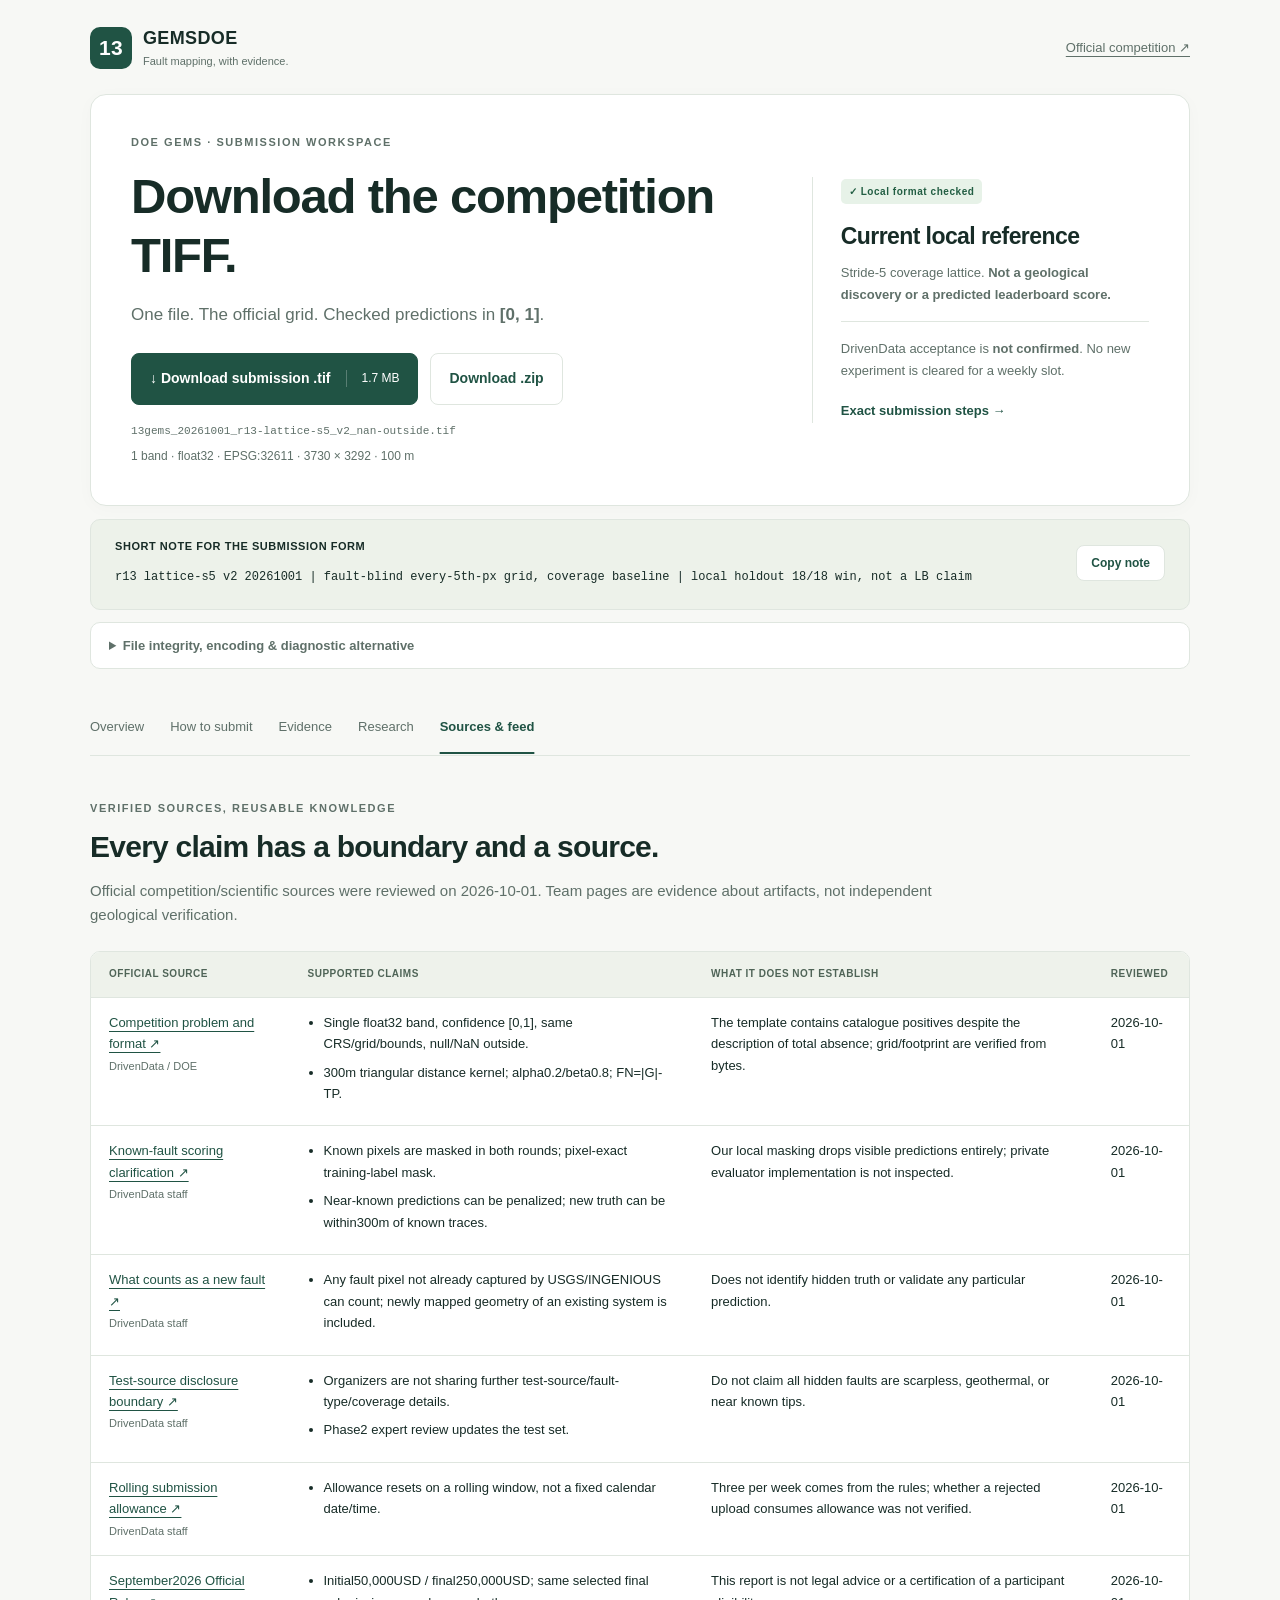
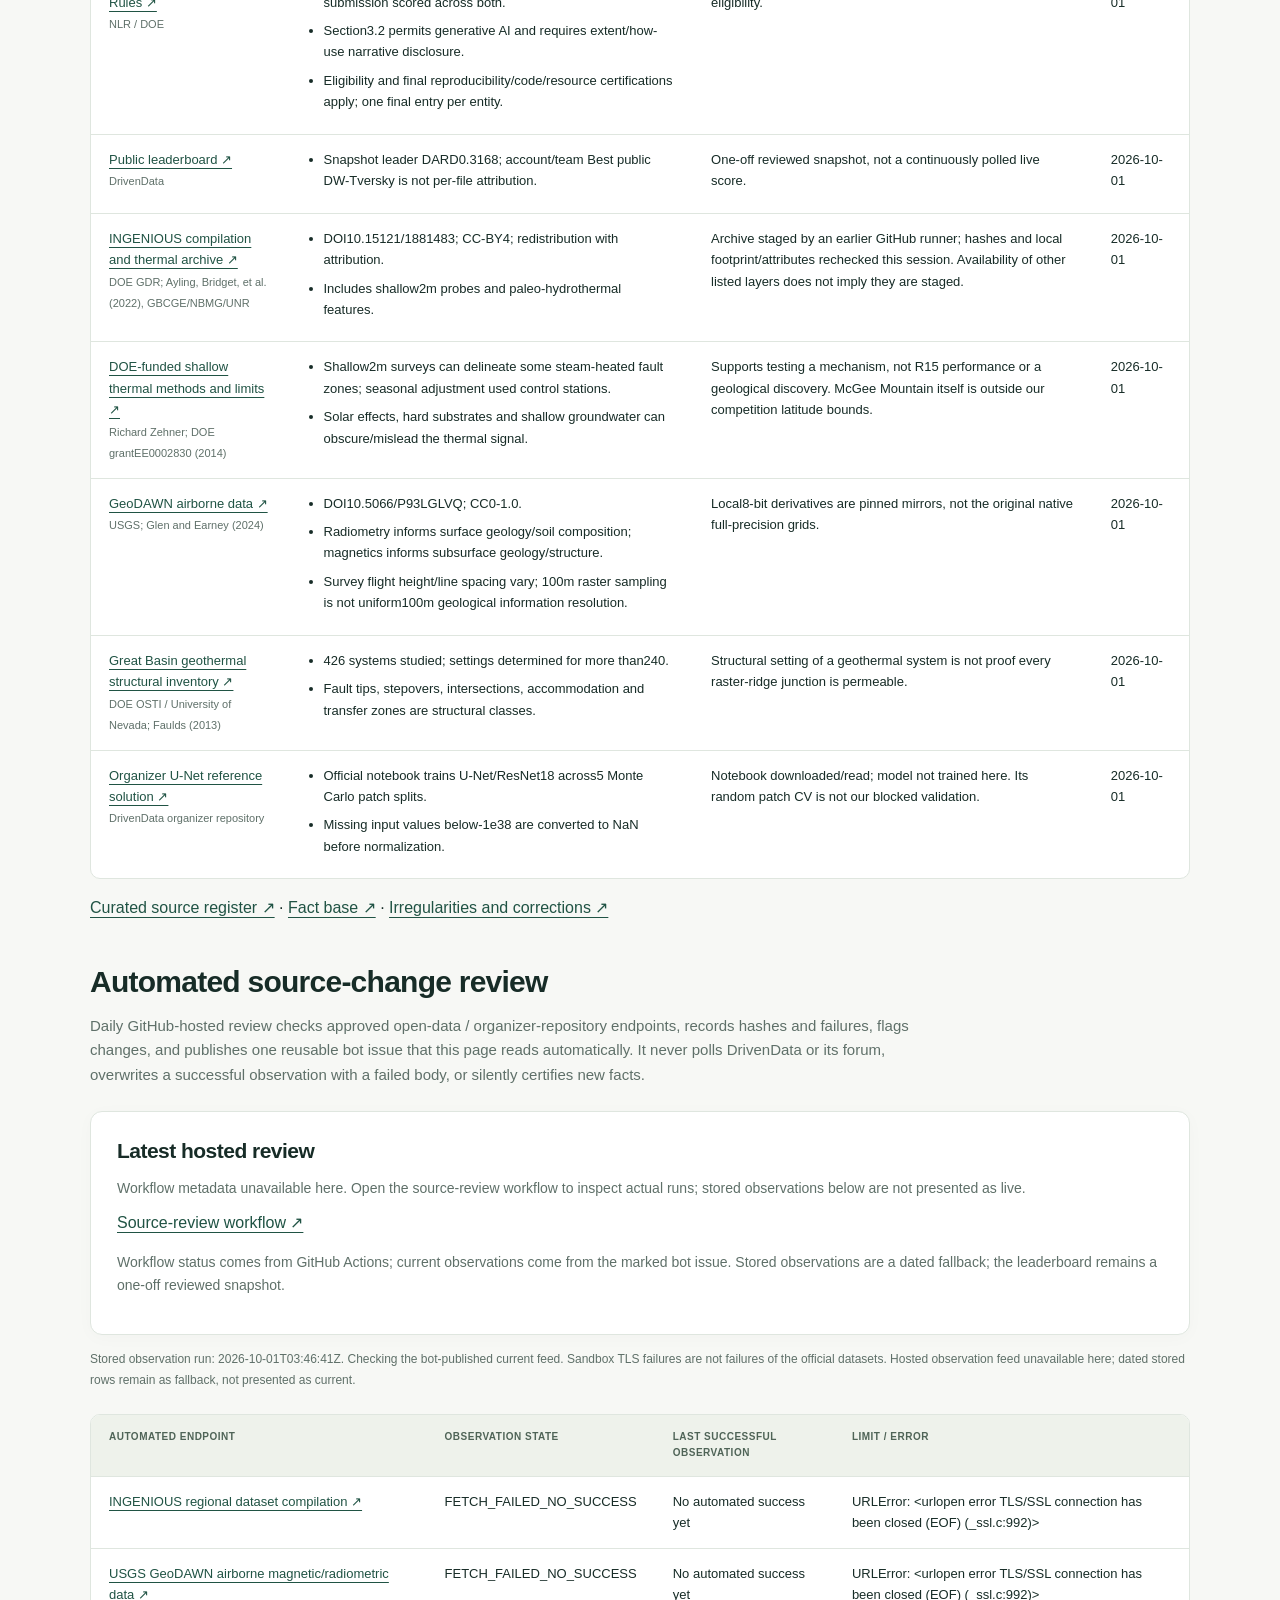
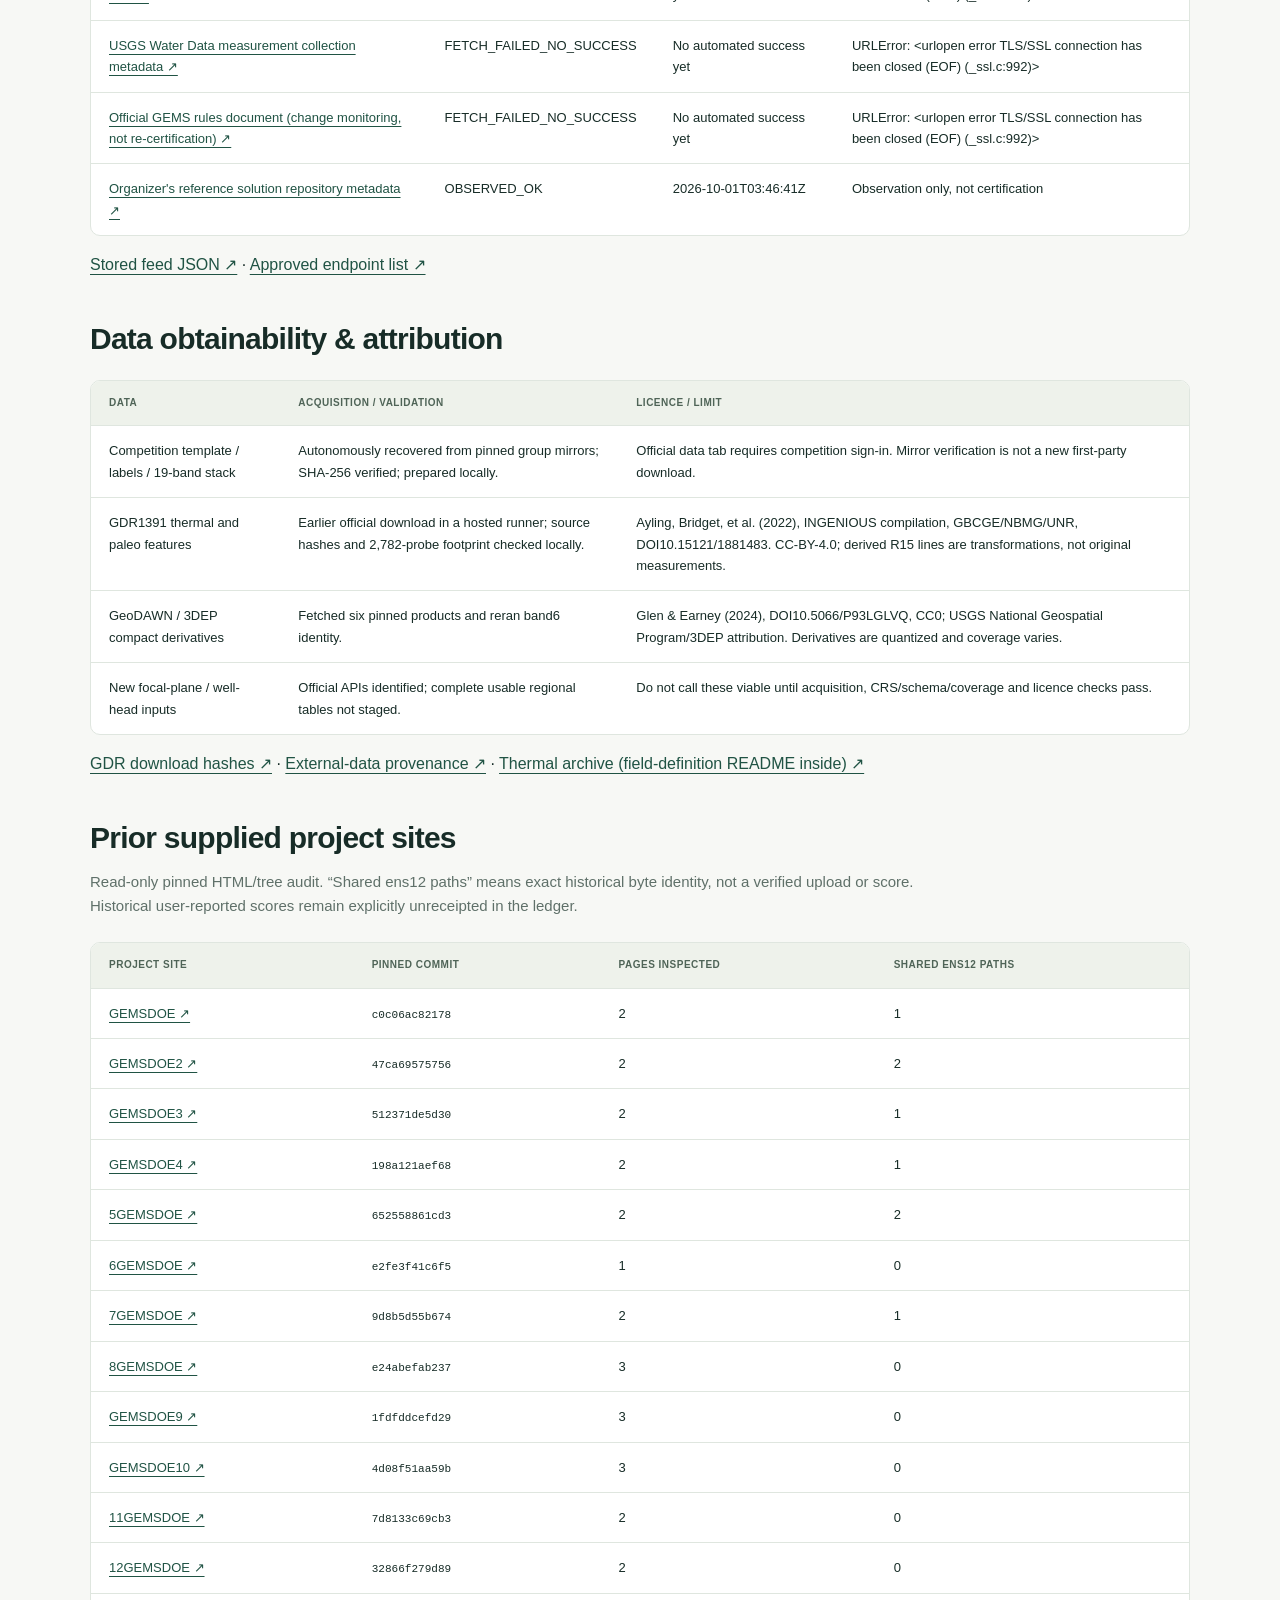
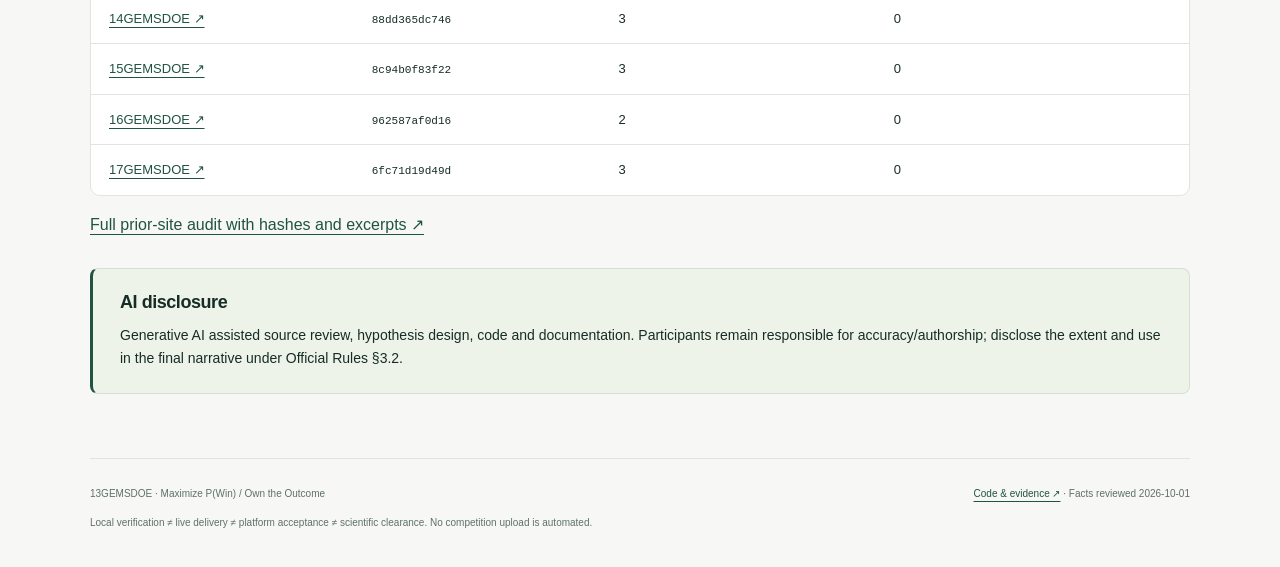
<file: docs/sources.html>
<!doctype html>
<html lang="en"><head><meta charset="utf-8"><meta name="viewport" content="width=device-width,initial-scale=1">
<meta name="description" content="13GEMSDOE: one-click, format-checked competition TIFF; explicit submission steps and auditable geological research.">
<meta http-equiv="Content-Security-Policy" content="default-src 'self'; script-src 'self'; style-src 'self'; img-src 'self' data:; connect-src 'self' https://api.github.com; object-src 'none'; base-uri 'self'">
<title>Sources &amp; feed · 13GEMSDOE</title><link rel="stylesheet" href="assets/style.css"><script src="assets/site.js" defer></script></head>
<body data-site-revision="r15-audit-20261001"><a class="skip-link" href="#main">Skip to page content</a>
<div class="shell"><header class="masthead"><a class="brand" href="index.html" aria-label="13GEMSDOE home"><span class="brand-mark">13</span><span>GEMSDOE<small>Fault mapping, with evidence.</small></span></a><a href="https://www.drivendata.org/competitions/306/competition-doe-gems/" target="_blank" rel="noopener noreferrer">Official competition ↗</a></header>
<section class="download-hero" aria-labelledby="download-title" id="download">
<div class="hero-copy"><p class="eyebrow">DOE GEMS · submission workspace</p>
<h1 id="download-title">Download the competition TIFF.</h1>
<p class="hero-lead">One file. The official grid. Checked predictions in <strong>[0, 1]</strong>.</p>
<div class="download-actions"><a class="button primary" data-testid="primary-download" href="downloads/13gems_20261001_r13-lattice-s5_v2_nan-outside.tif" download>↓ Download submission .tif <span>1.7 MB</span></a>
<a class="button secondary" href="downloads/13gems_20261001_r13-lattice-s5_v2_nan-outside.zip" download>Download .zip</a></div>
<p class="file-name"><code>13gems_20261001_r13-lattice-s5_v2_nan-outside.tif</code></p>
<p class="format-line">1 band · float32 · EPSG:32611 · 3730 × 3292 · 100 m</p>
</div><div class="download-status" role="group" aria-label="Download status">
<span class="status good">✓ Local format checked</span>
<h2>Current local reference</h2><p>Stride-5 coverage lattice. <strong>Not a geological discovery or a predicted leaderboard score.</strong></p>
<p class="status-limit">DrivenData acceptance is <strong>not confirmed</strong>. No new experiment is cleared for a weekly slot.</p>
<a href="executive_summary.html" class="text-link">Exact submission steps →</a>
</div></section>
<section class="note-panel" aria-labelledby="note-label"><div><h2 id="note-label">Short note for the submission form</h2><code id="submission-note">r13 lattice-s5 v2 20261001 | fault-blind every-5th-px grid, coverage baseline | local holdout 18/18 win, not a LB claim</code></div>
<div class="note-action"><button class="button small" type="button" id="copy-note">Copy note</button><span id="copy-status" class="small-text" role="status" aria-live="polite"></span></div></section>
<section aria-label="File integrity and diagnostic encoding"><details class="file-details"><summary>File integrity, encoding &amp; diagnostic alternative</summary>
<p><strong>Primary SHA-256:</strong> <code class="hash">b4570b406efec198eb2f4d142ad8d0d6184b14b66f2f52b5c4d697f0647dc9b2</code></p>
<button class="button small" id="verify-file" type="button" data-sha256="b4570b406efec198eb2f4d142ad8d0d6184b14b66f2f52b5c4d697f0647dc9b2" data-bytes="1706456">Check delivered file</button> <span id="verify-status" role="status" aria-live="polite"></span>
<p>The primary has finite predictions inside the official footprint and <strong>NaN / NoData=nan outside</strong>. LZW, one-row strips, no predictor; matches the measured template convention. A local check is not a platform receipt.</p>
<p><a href="downloads/13gems_20261001_r13-lattice-s5_v2_zerofill.tif" download>Zero-filled diagnostic TIFF</a> · <a href="downloads/13gems_20261001_r13-lattice-s5_v2_zerofill.zip" download>diagnostic ZIP</a>. Same footprint predictions, zeros outside, no NoData. <strong>Not the official template convention, not a second scientific experiment, and not an automatic second upload.</strong></p>
<p><a href="downloads/submit.json">Download manifest</a> · <a href="https://github.com/buffedlizard55-lab/13GEMSDOE/blob/main/reports/form_responses.json" target="_blank" rel="noopener noreferrer">Recorded form evidence ↗</a></p></details></section><nav class="page-nav" aria-label="Main navigation"><a href="index.html">Overview</a><a href="executive_summary.html">How to submit</a><a href="evidence.html">Evidence</a><a href="hypotheses.html">Research</a><a href="sources.html" aria-current="page">Sources &amp; feed</a></nav><main id="main"><section class="section-heading"><p class="eyebrow">Verified sources, reusable knowledge</p><h2>Every claim has a boundary and a source.</h2><p>Official competition/scientific sources were reviewed on 2026-10-01. Team pages are evidence about artifacts, not independent geological verification.</p></section>
<div class="table-wrap"><table><thead><tr><th scope="col">Official source</th><th scope="col">Supported claims</th><th scope="col">What it does not establish</th><th scope="col">Reviewed</th></tr></thead><tbody><tr><td><a href="https://www.drivendata.org/competitions/306/competition-doe-gems/page/967/" target="_blank" rel="noopener noreferrer">Competition problem and format ↗</a><br><span class="small-text">DrivenData / DOE</span></td><td><ul class="compact-list"><li>Single float32 band, confidence [0,1], same CRS/grid/bounds, null/NaN outside.</li><li>300m triangular distance kernel; alpha0.2/beta0.8; FN=|G|-TP.</li></ul></td><td>The template contains catalogue positives despite the description of total absence; grid/footprint are verified from bytes.</td><td>2026-10-01</td></tr><tr><td><a href="https://community.drivendata.org/t/scoring-clarification-are-known-usgs-ingenious-faults-masked-when-scoring-and-are-they-in-the-final-round-label-set/11516/4" target="_blank" rel="noopener noreferrer">Known-fault scoring clarification ↗</a><br><span class="small-text">DrivenData staff</span></td><td><ul class="compact-list"><li>Known pixels are masked in both rounds; pixel-exact training-label mask.</li><li>Near-known predictions can be penalized; new truth can be within300m of known traces.</li></ul></td><td>Our local masking drops visible predictions entirely; private evaluator implementation is not inspected.</td><td>2026-10-01</td></tr><tr><td><a href="https://community.drivendata.org/t/where-do-you-draw-the-line/11536/2" target="_blank" rel="noopener noreferrer">What counts as a new fault ↗</a><br><span class="small-text">DrivenData staff</span></td><td><ul class="compact-list"><li>Any fault pixel not already captured by USGS/INGENIOUS can count; newly mapped geometry of an existing system is included.</li></ul></td><td>Does not identify hidden truth or validate any particular prediction.</td><td>2026-10-01</td></tr><tr><td><a href="https://community.drivendata.org/t/how-were-the-new-test-faults-identified-data-sources-and-fault-types/11527/7" target="_blank" rel="noopener noreferrer">Test-source disclosure boundary ↗</a><br><span class="small-text">DrivenData staff</span></td><td><ul class="compact-list"><li>Organizers are not sharing further test-source/fault-type/coverage details.</li><li>Phase2 expert review updates the test set.</li></ul></td><td>Do not claim all hidden faults are scarpless, geothermal, or near known tips.</td><td>2026-10-01</td></tr><tr><td><a href="https://community.drivendata.org/t/weekly-submissions/11524/2" target="_blank" rel="noopener noreferrer">Rolling submission allowance ↗</a><br><span class="small-text">DrivenData staff</span></td><td><ul class="compact-list"><li>Allowance resets on a rolling window, not a fixed calendar date/time.</li></ul></td><td>Three per week comes from the rules; whether a rejected upload consumes allowance was not verified.</td><td>2026-10-01</td></tr><tr><td><a href="https://docs.nlr.gov/docs/fy26osti/96647.pdf" target="_blank" rel="noopener noreferrer">September2026 Official Rules ↗</a><br><span class="small-text">NLR / DOE</span></td><td><ul class="compact-list"><li>Initial50,000USD / final250,000USD; same selected final submission scored across both.</li><li>Section3.2 permits generative AI and requires extent/how-use narrative disclosure.</li><li>Eligibility and final reproducibility/code/resource certifications apply; one final entry per entity.</li></ul></td><td>This report is not legal advice or a certification of a participant eligibility.</td><td>2026-10-01</td></tr><tr><td><a href="https://www.drivendata.org/competitions/306/competition-doe-gems/leaderboard/" target="_blank" rel="noopener noreferrer">Public leaderboard ↗</a><br><span class="small-text">DrivenData</span></td><td><ul class="compact-list"><li>Snapshot leader DARD0.3168; account/team Best public DW-Tversky is not per-file attribution.</li></ul></td><td>One-off reviewed snapshot, not a continuously polled live score.</td><td>2026-10-01</td></tr><tr><td><a href="https://gdr.openei.org/submissions/1391" target="_blank" rel="noopener noreferrer">INGENIOUS compilation and thermal archive ↗</a><br><span class="small-text">DOE GDR; Ayling, Bridget, et al. (2022), GBCGE/NBMG/UNR</span></td><td><ul class="compact-list"><li>DOI10.15121/1881483; CC-BY4; redistribution with attribution.</li><li>Includes shallow2m probes and paleo-hydrothermal features.</li></ul></td><td>Archive staged by an earlier GitHub runner; hashes and local footprint/attributes rechecked this session. Availability of other listed layers does not imply they are staged.</td><td>2026-10-01</td></tr><tr><td><a href="https://gdr.openei.org/files/344/GTPMcGeeFinalReportEE0002830.pdf" target="_blank" rel="noopener noreferrer">DOE-funded shallow thermal methods and limits ↗</a><br><span class="small-text">Richard Zehner; DOE grantEE0002830 (2014)</span></td><td><ul class="compact-list"><li>Shallow2m surveys can delineate some steam-heated fault zones; seasonal adjustment used control stations.</li><li>Solar effects, hard substrates and shallow groundwater can obscure/mislead the thermal signal.</li></ul></td><td>Supports testing a mechanism, not R15 performance or a geological discovery. McGee Mountain itself is outside our competition latitude bounds.</td><td>2026-10-01</td></tr><tr><td><a href="https://www.usgs.gov/data/geodawn-airborne-magnetic-and-radiometric-surveys-northwestern-great-basin-nevada-and" target="_blank" rel="noopener noreferrer">GeoDAWN airborne data ↗</a><br><span class="small-text">USGS; Glen and Earney (2024)</span></td><td><ul class="compact-list"><li>DOI10.5066/P93LGLVQ; CC0-1.0.</li><li>Radiometry informs surface geology/soil composition; magnetics informs subsurface geology/structure.</li><li>Survey flight height/line spacing vary; 100m raster sampling is not uniform100m geological information resolution.</li></ul></td><td>Local8-bit derivatives are pinned mirrors, not the original native full-precision grids.</td><td>2026-10-01</td></tr><tr><td><a href="https://www.osti.gov/dataexplorer/biblio/dataset/1148722" target="_blank" rel="noopener noreferrer">Great Basin geothermal structural inventory ↗</a><br><span class="small-text">DOE OSTI / University of Nevada; Faulds (2013)</span></td><td><ul class="compact-list"><li>426 systems studied; settings determined for more than240.</li><li>Fault tips, stepovers, intersections, accommodation and transfer zones are structural classes.</li></ul></td><td>Structural setting of a geothermal system is not proof every raster-ridge junction is permeable.</td><td>2026-10-01</td></tr><tr><td><a href="https://github.com/drivendataorg/gems-prize-reference-solution" target="_blank" rel="noopener noreferrer">Organizer U-Net reference solution ↗</a><br><span class="small-text">DrivenData organizer repository</span></td><td><ul class="compact-list"><li>Official notebook trains U-Net/ResNet18 across5 Monte Carlo patch splits.</li><li>Missing input values below-1e38 are converted to NaN before normalization.</li></ul></td><td>Notebook downloaded/read; model not trained here. Its random patch CV is not our blocked validation.</td><td>2026-10-01</td></tr></tbody></table></div>
<p><a href="https://github.com/buffedlizard55-lab/13GEMSDOE/blob/main/reports/verified_sources_2026-10-01.json" target="_blank" rel="noopener noreferrer">Curated source register ↗</a> · <a href="https://github.com/buffedlizard55-lab/13GEMSDOE/blob/main/knowledge/01_verified_facts.md" target="_blank" rel="noopener noreferrer">Fact base ↗</a> · <a href="https://github.com/buffedlizard55-lab/13GEMSDOE/blob/main/knowledge/13_audit_corrections_2026-10-01.md" target="_blank" rel="noopener noreferrer">Irregularities and corrections ↗</a></p>
<section class="section-heading"><h2>Automated source-change review</h2><p>Daily GitHub-hosted review checks approved open-data / organizer-repository endpoints, records hashes and failures, flags changes, and publishes one reusable bot issue that this page reads automatically. It never polls DrivenData or its forum, overwrites a successful observation with a failed body, or silently certifies new facts.</p></section>
<div class="card feed-status"><h3>Latest hosted review</h3><p id="hosted-review-status">Checking public workflow metadata…</p><a href="https://github.com/buffedlizard55-lab/13GEMSDOE/actions/workflows/source-review.yml" target="_blank" rel="noopener noreferrer">Source-review workflow ↗</a><p class="caption">Workflow status comes from GitHub Actions; current observations come from the marked bot issue. Stored observations are a dated fallback; the leaderboard remains a one-off reviewed snapshot.</p></div>
<p id="source-feed-status" class="caption" role="status">Stored observation run: 2026-10-01T03:46:41Z. Checking the bot-published current feed. Sandbox TLS failures are not failures of the official datasets.</p>
<div id="source-observations"><div class="table-wrap"><table><thead><tr><th scope="col">Automated endpoint</th><th scope="col">Observation state</th><th scope="col">Last successful observation</th><th scope="col">Limit / error</th></tr></thead><tbody><tr><td><a href="https://gdr.openei.org/submissions/1391" target="_blank" rel="noopener noreferrer">INGENIOUS regional dataset compilation ↗</a></td><td>FETCH_FAILED_NO_SUCCESS</td><td>No automated success yet</td><td>URLError: &lt;urlopen error TLS/SSL connection has been closed (EOF) (_ssl.c:992)&gt;</td></tr><tr><td><a href="https://www.usgs.gov/data/geodawn-airborne-magnetic-and-radiometric-surveys-northwestern-great-basin-nevada-and" target="_blank" rel="noopener noreferrer">USGS GeoDAWN airborne magnetic/radiometric data ↗</a></td><td>FETCH_FAILED_NO_SUCCESS</td><td>No automated success yet</td><td>URLError: &lt;urlopen error TLS/SSL connection has been closed (EOF) (_ssl.c:992)&gt;</td></tr><tr><td><a href="https://api.waterdata.usgs.gov/ogcapi/v0/collections/field-measurements?f=json" target="_blank" rel="noopener noreferrer">USGS Water Data measurement collection metadata ↗</a></td><td>FETCH_FAILED_NO_SUCCESS</td><td>No automated success yet</td><td>URLError: &lt;urlopen error TLS/SSL connection has been closed (EOF) (_ssl.c:992)&gt;</td></tr><tr><td><a href="https://docs.nlr.gov/docs/fy26osti/96647.pdf" target="_blank" rel="noopener noreferrer">Official GEMS rules document (change monitoring, not re-certification) ↗</a></td><td>FETCH_FAILED_NO_SUCCESS</td><td>No automated success yet</td><td>URLError: &lt;urlopen error TLS/SSL connection has been closed (EOF) (_ssl.c:992)&gt;</td></tr><tr><td><a href="https://api.github.com/repos/drivendataorg/gems-prize-reference-solution/commits/main" target="_blank" rel="noopener noreferrer">Organizer&#x27;s reference solution repository metadata ↗</a></td><td>OBSERVED_OK</td><td>2026-10-01T03:46:41Z</td><td>Observation only, not certification</td></tr></tbody></table></div></div>
<p><a href="https://github.com/buffedlizard55-lab/13GEMSDOE/blob/main/reports/open_source_feed.json" target="_blank" rel="noopener noreferrer">Stored feed JSON ↗</a> · <a href="https://github.com/buffedlizard55-lab/13GEMSDOE/blob/main/config/open_sources.json" target="_blank" rel="noopener noreferrer">Approved endpoint list ↗</a></p>
<section class="section-heading"><h2>Data obtainability &amp; attribution</h2></section>
<div class="table-wrap"><table><thead><tr><th scope="col">Data</th><th scope="col">Acquisition / validation</th><th scope="col">Licence / limit</th></tr></thead><tbody><tr><td>Competition template / labels / 19-band stack</td><td>Autonomously recovered from pinned group mirrors; SHA-256 verified; prepared locally.</td><td>Official data tab requires competition sign-in. Mirror verification is not a new first-party download.</td></tr><tr><td>GDR1391 thermal and paleo features</td><td>Earlier official download in a hosted runner; source hashes and 2,782-probe footprint checked locally.</td><td>Ayling, Bridget, et al. (2022), INGENIOUS compilation, GBCGE/NBMG/UNR, DOI10.15121/1881483. CC-BY-4.0; derived R15 lines are transformations, not original measurements.</td></tr><tr><td>GeoDAWN / 3DEP compact derivatives</td><td>Fetched six pinned products and reran band6 identity.</td><td>Glen & Earney (2024), DOI10.5066/P93LGLVQ, CC0; USGS National Geospatial Program/3DEP attribution. Derivatives are quantized and coverage varies.</td></tr><tr><td>New focal-plane / well-head inputs</td><td>Official APIs identified; complete usable regional tables not staged.</td><td>Do not call these viable until acquisition, CRS/schema/coverage and licence checks pass.</td></tr></tbody></table></div>
<p><a href="https://github.com/buffedlizard55-lab/13GEMSDOE/blob/main/reports/gdr1391_fetch.json" target="_blank" rel="noopener noreferrer">GDR download hashes ↗</a> · <a href="https://github.com/buffedlizard55-lab/13GEMSDOE/blob/main/reports/external_manifest.json" target="_blank" rel="noopener noreferrer">External-data provenance ↗</a> · <a href="https://gdr.openei.org/files/1391/2m_temperature_probe_INGENIOUS_regional_data.zip" target="_blank" rel="noopener noreferrer">Thermal archive (field-definition README inside) ↗</a></p>
<section class="section-heading"><h2>Prior supplied project sites</h2><p>Read-only pinned HTML/tree audit. “Shared ens12 paths” means exact historical byte identity, not a verified upload or score. Historical user-reported scores remain explicitly unreceipted in the ledger.</p></section>
<div class="table-wrap"><table><thead><tr><th scope="col">Project site</th><th scope="col">Pinned commit</th><th scope="col">Pages inspected</th><th scope="col">Shared ens12 paths</th></tr></thead><tbody><tr><td><a href="https://buffedlizard55-lab.github.io/GEMSDOE/" target="_blank" rel="noopener noreferrer">GEMSDOE ↗</a></td><td><code>c0c06ac82178</code></td><td>2</td><td>1</td></tr><tr><td><a href="https://buffedlizard55-lab.github.io/GEMSDOE2/" target="_blank" rel="noopener noreferrer">GEMSDOE2 ↗</a></td><td><code>47ca69575756</code></td><td>2</td><td>2</td></tr><tr><td><a href="https://buffedlizard55-lab.github.io/GEMSDOE3/" target="_blank" rel="noopener noreferrer">GEMSDOE3 ↗</a></td><td><code>512371de5d30</code></td><td>2</td><td>1</td></tr><tr><td><a href="https://buffedlizard55-lab.github.io/GEMSDOE4/" target="_blank" rel="noopener noreferrer">GEMSDOE4 ↗</a></td><td><code>198a121aef68</code></td><td>2</td><td>1</td></tr><tr><td><a href="https://buffedlizard55-lab.github.io/5GEMSDOE/" target="_blank" rel="noopener noreferrer">5GEMSDOE ↗</a></td><td><code>652558861cd3</code></td><td>2</td><td>2</td></tr><tr><td><a href="https://buffedlizard55-lab.github.io/6GEMSDOE/" target="_blank" rel="noopener noreferrer">6GEMSDOE ↗</a></td><td><code>e2fe3f41c6f5</code></td><td>1</td><td>0</td></tr><tr><td><a href="https://buffedlizard55-lab.github.io/7GEMSDOE/" target="_blank" rel="noopener noreferrer">7GEMSDOE ↗</a></td><td><code>9d8b5d55b674</code></td><td>2</td><td>1</td></tr><tr><td><a href="https://buffedlizard55-lab.github.io/8GEMSDOE/" target="_blank" rel="noopener noreferrer">8GEMSDOE ↗</a></td><td><code>e24abefab237</code></td><td>3</td><td>0</td></tr><tr><td><a href="https://buffedlizard55-lab.github.io/GEMSDOE9/" target="_blank" rel="noopener noreferrer">GEMSDOE9 ↗</a></td><td><code>1fdfddcefd29</code></td><td>3</td><td>0</td></tr><tr><td><a href="https://buffedlizard55-lab.github.io/GEMSDOE10/" target="_blank" rel="noopener noreferrer">GEMSDOE10 ↗</a></td><td><code>4d08f51aa59b</code></td><td>3</td><td>0</td></tr><tr><td><a href="https://buffedlizard55-lab.github.io/11GEMSDOE/" target="_blank" rel="noopener noreferrer">11GEMSDOE ↗</a></td><td><code>7d8133c69cb3</code></td><td>2</td><td>0</td></tr><tr><td><a href="https://buffedlizard55-lab.github.io/12GEMSDOE/" target="_blank" rel="noopener noreferrer">12GEMSDOE ↗</a></td><td><code>32866f279d89</code></td><td>2</td><td>0</td></tr><tr><td><a href="https://buffedlizard55-lab.github.io/14GEMSDOE/" target="_blank" rel="noopener noreferrer">14GEMSDOE ↗</a></td><td><code>88dd365dc746</code></td><td>3</td><td>0</td></tr><tr><td><a href="https://buffedlizard55-lab.github.io/15GEMSDOE/" target="_blank" rel="noopener noreferrer">15GEMSDOE ↗</a></td><td><code>8c94b0f83f22</code></td><td>3</td><td>0</td></tr><tr><td><a href="https://buffedlizard55-lab.github.io/16GEMSDOE/" target="_blank" rel="noopener noreferrer">16GEMSDOE ↗</a></td><td><code>962587af0d16</code></td><td>2</td><td>0</td></tr><tr><td><a href="https://buffedlizard55-lab.github.io/17GEMSDOE/" target="_blank" rel="noopener noreferrer">17GEMSDOE ↗</a></td><td><code>6fc71d19d49d</code></td><td>3</td><td>0</td></tr></tbody></table></div>
<p><a href="https://github.com/buffedlizard55-lab/13GEMSDOE/blob/main/reports/sibling_site_audit_2026-10-01.json" target="_blank" rel="noopener noreferrer">Full prior-site audit with hashes and excerpts ↗</a></p>
<div class="callout"><h3>AI disclosure</h3><p>Generative AI assisted source review, hypothesis design, code and documentation. Participants remain responsible for accuracy/authorship; disclose the extent and use in the final narrative under Official Rules §3.2.</p></div></main>
<noscript><p class="caption">Downloads work without JavaScript. Copy the selectable note manually; use the dated evidence and workflow links instead of interactive checks.</p></noscript>
<footer><span>13GEMSDOE · Maximize P(Win) / Own the Outcome</span><span><a href="https://github.com/buffedlizard55-lab/13GEMSDOE" target="_blank" rel="noopener noreferrer">Code &amp; evidence ↗</a> · Facts reviewed 2026-10-01</span><p>Local verification ≠ live delivery ≠ platform acceptance ≠ scientific clearance. No competition upload is automated.</p></footer></div></body></html>
</file>
<file: docs/assets/style.css>
:root{--ink:#172c27;--muted:#5f7069;--green:#205344;--green-deep:#153f33;--paper:#f7f8f5;--line:#dfe6df;--white:#fff;--gold:#8c6220;--radius:16px;--shadow:0 3px 18px #193e2d06;color-scheme:light}
*{box-sizing:border-box}html{scroll-behavior:smooth;scroll-padding-top:24px}body{margin:0;background:var(--paper);color:var(--ink);font:16px/1.65 -apple-system,BlinkMacSystemFont,"Segoe UI",sans-serif}a{color:var(--green);text-decoration-thickness:1px;text-underline-offset:4px}a:hover{color:#0d3625}button,a{touch-action:manipulation}button{font:inherit;cursor:pointer}button:disabled{opacity:.7;cursor:wait}a:focus-visible,button:focus-visible,summary:focus-visible{outline:3px solid #b27a22;outline-offset:4px}h1,h2,h3,p{margin-top:0}h1,h2,h3{overflow-wrap:anywhere;line-height:1.2;letter-spacing:-.025em}h1{font-size:clamp(34px,4vw,49px);font-weight:720;margin:0 0 16px;max-width:650px}h2{font-size:30px;font-weight:680;margin-bottom:16px}h3{font-size:21px;font-weight:680;margin-bottom:14px}p{margin-bottom:16px}strong{font-weight:650}code{font-family:ui-monospace,SFMono-Regular,Consolas,monospace;font-size:.85em;overflow-wrap:anywhere}ul{padding-left:22px}li{margin-bottom:8px}.shell{max-width:1160px;margin:auto;padding:0 30px}.masthead{display:flex;align-items:center;justify-content:space-between;gap:24px;padding:27px 0 25px;font-size:13px}.masthead>a:last-child{color:var(--muted)}.brand{display:flex;align-items:center;gap:11px;text-decoration:none;font-size:18px;font-weight:750;letter-spacing:.02em;line-height:1.2;color:var(--ink)}.brand-mark{display:grid;place-items:center;width:42px;height:42px;background:var(--green);color:white;border-radius:10px;font-size:21px}.brand small{display:block;font-size:11px;font-weight:500;color:var(--muted);letter-spacing:0;margin-top:5px}.skip-link{position:absolute;top:-100px;left:12px;background:white;padding:12px;z-index:3}.skip-link:focus{top:8px}.download-hero{display:grid;grid-template-columns:minmax(0,1.9fr) minmax(260px,1fr);gap:40px;padding:38px 40px;background:var(--white);border:1px solid var(--line);border-radius:var(--radius);box-shadow:var(--shadow)}.eyebrow{font-size:11px;font-weight:750;letter-spacing:.14em;text-transform:uppercase;color:var(--muted);margin-bottom:16px}.hero-lead{color:var(--muted);font-size:17px;max-width:550px}.download-actions{display:flex;gap:12px;align-items:stretch;flex-wrap:wrap;margin:24px 0 15px}.button{border:1px solid var(--line);border-radius:8px;padding:12px 18px;display:inline-flex;align-items:center;justify-content:center;gap:16px;text-decoration:none;font-size:14px;font-weight:650;background:white;color:var(--green);line-height:1.4;transition:background .15s,border-color .15s}.button:hover{background:#edf3eb;border-color:#a9bcae}.button.primary{background:var(--green);border-color:var(--green);color:white;min-height:52px}.button.primary:hover{background:var(--green-deep)}.button.primary span{border-left:1px solid #ffffff40;padding-left:14px;font-size:12px;font-weight:500;white-space:nowrap}.button.small{padding:9px 14px;font-size:12px}.file-name{font-size:13px;color:var(--muted);margin-bottom:8px;line-height:1.5}.format-line{font-size:12px;color:var(--muted);margin:0}.download-status{border-left:1px solid var(--line);padding-left:28px;align-self:center}.download-status h2{font-size:23px;margin:19px 0 12px}.download-status p{font-size:13px;color:var(--muted);line-height:1.65}.status{display:inline-block;font-size:10px;font-weight:750;letter-spacing:.055em;border-radius:5px;padding:5px 8px;line-height:1.5}.status.good{color:#225e43;background:#e7f2e8}.status.caution{color:#754d14;background:#fcf0d7}.status-limit{border-top:1px solid var(--line);padding-top:16px}.text-link{font-size:13px;font-weight:650;text-decoration:none}.note-panel{display:flex;align-items:center;justify-content:space-between;gap:20px;padding:20px 24px;margin-top:13px;border:1px solid var(--line);border-radius:10px;background:#edf2ea}.note-panel h2{font-size:11px;letter-spacing:.05em;text-transform:uppercase;margin-bottom:9px}.note-panel code{font-size:12px;line-height:1.65;user-select:all}.note-action{flex-shrink:0;display:flex;flex-direction:column;align-items:flex-end;gap:3px;max-width:240px}.small-text{font-size:11px;color:var(--muted)}.file-details{margin-top:12px;font-size:13px;padding:12px 18px}.file-details p{margin-top:12px;margin-bottom:8px}.file-details summary{color:var(--muted)}details{border:1px solid var(--line);border-radius:10px;background:var(--white);padding:20px;margin:22px 0}summary{cursor:pointer;font-size:13px;font-weight:650}summary:hover{color:var(--green)}.hash{display:block;margin-top:7px;word-break:break-all;line-height:1.7}#verify-status{font-size:12px}#verify-status.error{color:#9c2424}.page-nav{display:flex;gap:26px;overflow-x:auto;white-space:nowrap;border-bottom:1px solid var(--line);padding:25px 0 17px;margin-bottom:43px}.page-nav a{font-size:13px;color:var(--muted);text-decoration:none}.page-nav a[aria-current]{color:var(--green);font-weight:700;text-decoration:underline;text-underline-offset:21px;text-decoration-thickness:2px}.section-heading{margin:42px 0 23px;max-width:850px}.section-heading p:not(.eyebrow){color:var(--muted);font-size:15px}.section-heading h2{margin-bottom:14px}.section-heading .eyebrow{margin-bottom:12px}.cards{display:grid;gap:18px}.cards.three{grid-template-columns:repeat(3,minmax(0,1fr))}.cards.two{grid-template-columns:repeat(2,minmax(0,1fr))}.card{background:white;border:1px solid var(--line);border-radius:12px;padding:26px;box-shadow:var(--shadow);min-width:0}.card p{font-size:14px;color:var(--muted)}.card-index{display:block;color:var(--muted);font-size:10px;font-weight:750;letter-spacing:.11em;margin-bottom:20px}.card .text-link{display:inline-block;margin-top:10px}.table-wrap{overflow-x:auto;max-width:100%;border:1px solid var(--line);border-radius:10px;margin-bottom:16px;background:white}table{width:100%;border-collapse:collapse;font-size:13px;line-height:1.65}th{text-align:left;font-size:10px;text-transform:uppercase;letter-spacing:.05em;background:#eef2eb;color:#4f6457;font-weight:700}th,td{padding:14px 18px;border-bottom:1px solid var(--line);vertical-align:top}tr:last-child td{border-bottom:0}td p:last-child{margin-bottom:0}.caption{font-size:12px;color:var(--muted);line-height:1.7;margin:14px 0 24px}.callout{border:1px solid #d6dfd3;border-left:3px solid var(--green);background:#edf3e9;border-radius:8px;padding:23px 27px;margin:30px 0}.callout h3{font-size:18px;margin-bottom:10px}.callout p{font-size:14px;margin-bottom:10px}.callout p:last-child{margin:0}.callout.warning{border-color:#e9dfc3;border-left-color:#b58b33;background:#fcf7eb}.split{display:grid;grid-template-columns:1fr 1fr;gap:70px;margin:46px 0}.split h2{font-size:44px}.split h2 .muted-heading{font-size:17px;font-weight:500;color:var(--muted);letter-spacing:0}.split p{font-size:14px;color:var(--muted)}.steps{list-style:none;padding:0;max-width:920px;counter-reset:step}.steps>li{display:flex;gap:20px;padding:24px 0;border-bottom:1px solid var(--line)}.steps>li:last-child{border-bottom:0}.step-number{flex-shrink:0;width:36px;height:36px;border:1px solid var(--line);border-radius:50%;display:flex;align-items:center;justify-content:center;font-size:13px;color:var(--green);font-weight:650;background:white}.steps h3{font-size:19px;margin:5px 0 12px}.steps p{color:var(--muted);font-size:14px;margin-bottom:10px}.audit-list{color:var(--muted);font-size:14px}.compact-list{margin:0;padding-left:16px;min-width:200px}.compact-list li{margin-bottom:7px}.hypothesis-card{border:1px solid var(--line);background:white;border-radius:12px;padding:26px;margin-bottom:18px}.hypothesis-title{display:flex;align-items:center;flex-wrap:wrap;gap:17px}.hypothesis-title .card-index{margin:0}.hypothesis-title h3{flex:1;margin:0;font-size:20px;min-width:200px}.hypothesis-card dl{display:grid;grid-template-columns:200px 1fr;gap:13px 22px;margin:22px 0 0;font-size:13px}.hypothesis-card dt{color:var(--muted);font-weight:650}.hypothesis-card dd{margin:0}.archive-item{padding:18px 0;border-bottom:1px solid var(--line)}.archive-item h3{font-size:18px}.archive-item p{font-size:13px}.archive-item:last-child{border-bottom:0}.feed-status p{margin-bottom:10px}footer{margin-top:64px;padding:27px 0 36px;border-top:1px solid var(--line);display:flex;justify-content:space-between;gap:12px;flex-wrap:wrap;font-size:10px;color:var(--muted)}footer p{width:100%;margin:0;line-height:1.7}
@media(max-width:950px){.download-hero{gap:24px;padding:29px;grid-template-columns:minmax(0,1.6fr) minmax(230px,1fr)}.download-status{padding-left:21px}.cards.three{gap:12px}.card{padding:21px}.split{gap:30px}}
@media(max-width:720px){.shell{padding:0 19px}.masthead{padding:20px 0}.brand{font-size:16px}.masthead>a:last-child{font-size:11px}.brand small{display:none}.download-hero{display:flex;flex-direction:column;padding:26px;gap:22px}.download-status{border-left:0;border-top:1px solid var(--line);padding:20px 0 0;width:100%;align-self:stretch}.download-status h2{margin-top:15px}.hero-lead{font-size:15px}.download-actions{margin-top:20px}.download-status .status-limit{border-top:0;padding-top:0}.note-panel{align-items:flex-start;padding:18px;flex-direction:column;gap:13px}.note-action{align-items:flex-start;max-width:100%;flex-direction:row;align-items:center}.page-nav{gap:22px;padding-top:24px;margin-bottom:31px}.cards.three,.cards.two,.split{grid-template-columns:1fr}.cards{gap:14px}.card{padding:24px}.section-heading{margin-top:32px}.section-heading h2{font-size:26px}.table-wrap table{min-width:580px}th,td{padding:12px 14px}.split{gap:21px}.hypothesis-card{padding:22px}.hypothesis-card dl{grid-template-columns:1fr;gap:7px}.hypothesis-card dd{margin-bottom:9px}.hypothesis-title{gap:11px}.hypothesis-title h3{min-width:150px}.hypothesis-title .status{margin-left:27px}.callout{padding:20px}.steps>li{gap:14px}.file-details{padding:14px;font-size:12px}.brand-mark{width:36px;height:36px;font-size:19px}}
@media(max-width:420px){.shell{padding:0 13px}.download-hero{padding:23px 20px}.download-actions{flex-direction:column;gap:9px}.button.primary{font-size:13px;padding-left:12px;padding-right:12px;gap:10px}.button.primary span{font-size:11px;padding-left:10px}.button.secondary{padding-top:10px;padding-bottom:10px;font-size:12px}.note-panel{padding:16px}.masthead{gap:8px}.brand{font-size:15px}.masthead>a:last-child{font-size:10px}.format-line{font-size:11px}h1{font-size:33px}.file-name{font-size:11px}.hero-lead{font-size:14px}.section-heading h2{font-size:25px}.steps h3{font-size:18px}}
@media(prefers-reduced-motion:reduce){html{scroll-behavior:auto}.button{transition:none}}
</file>
